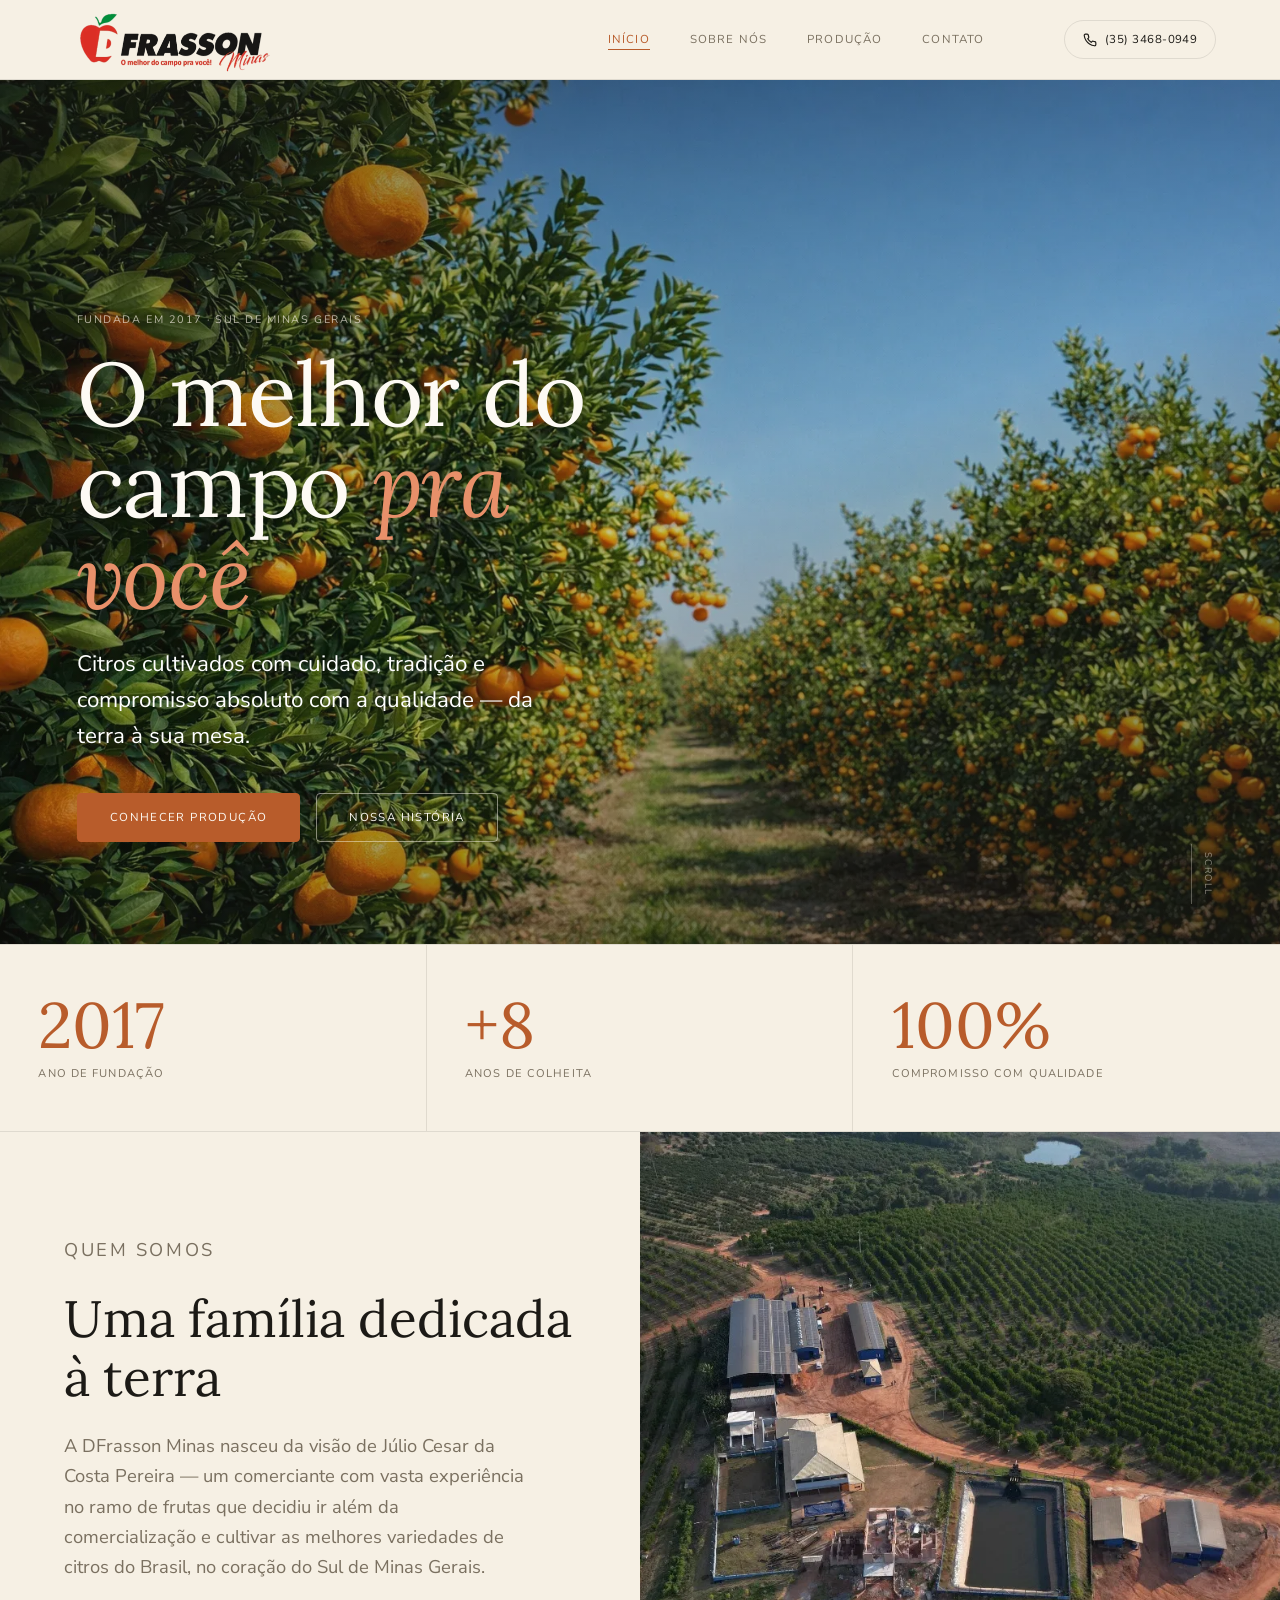
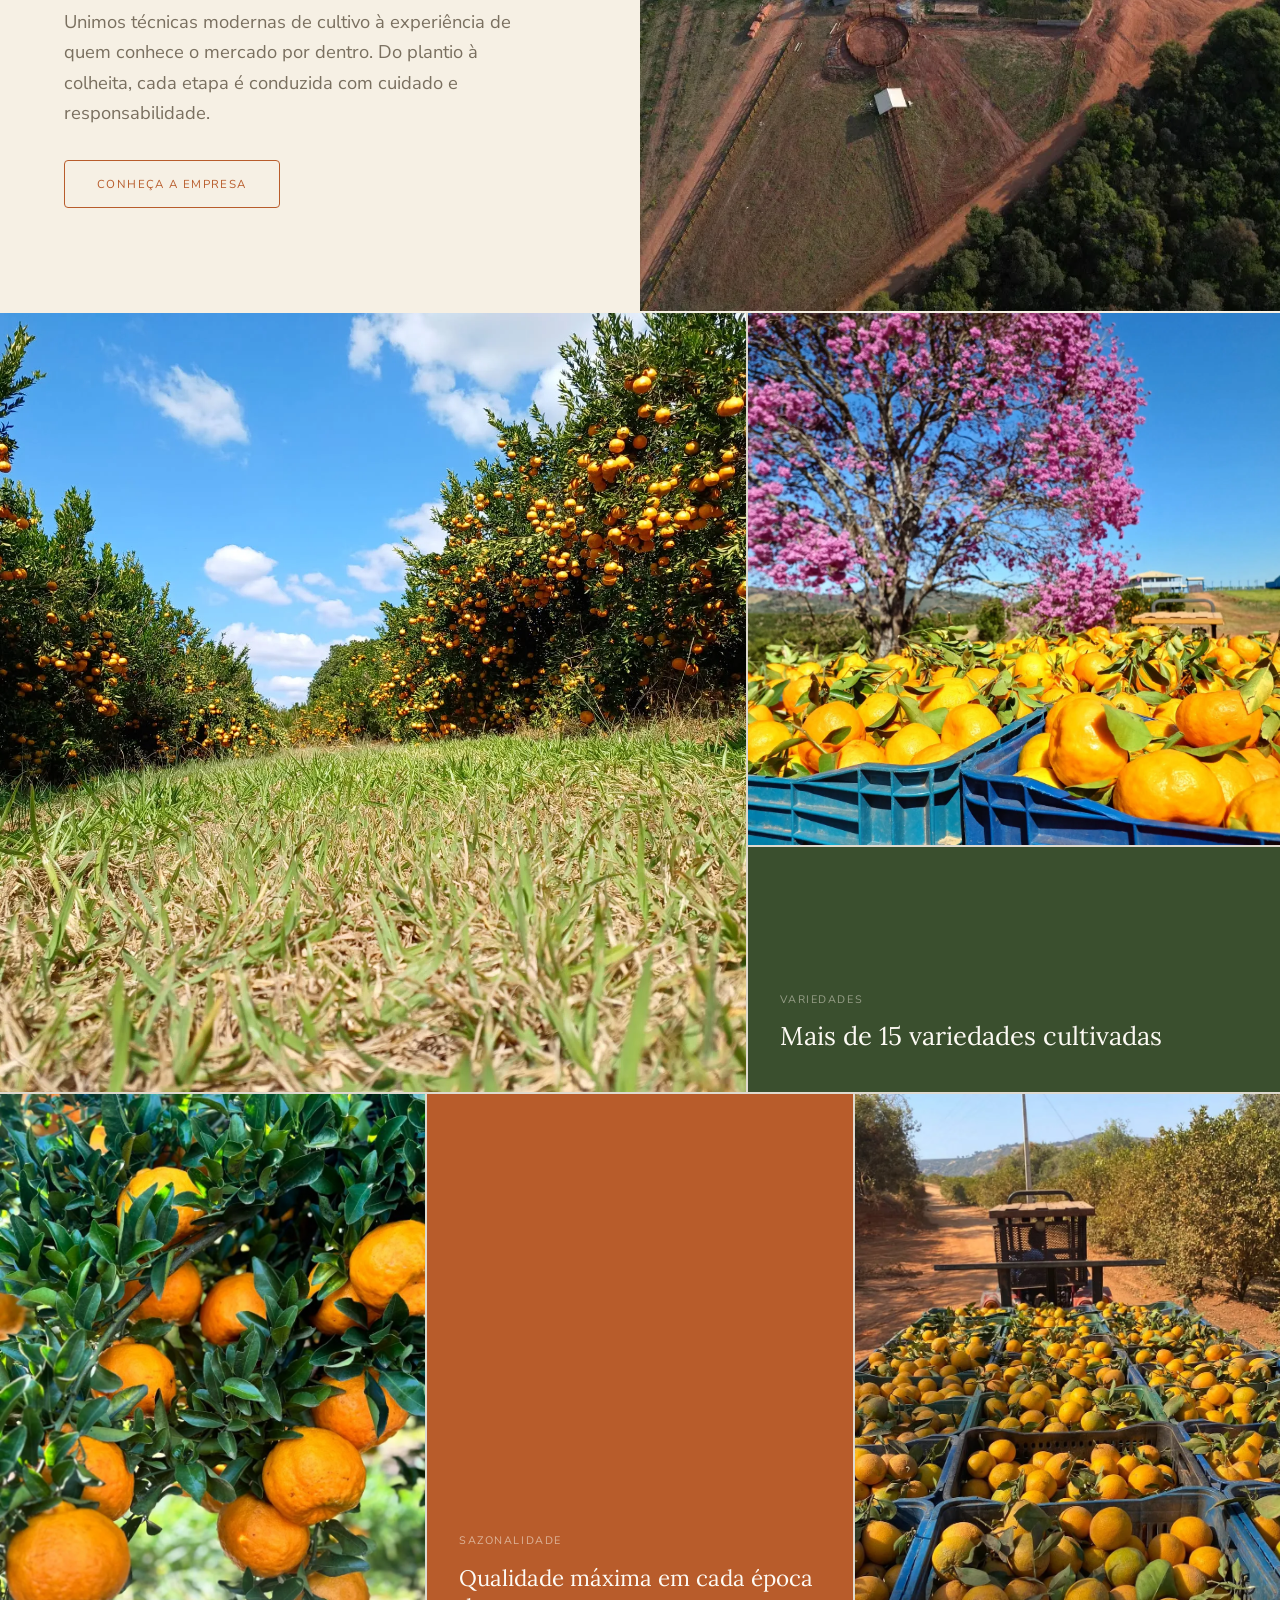
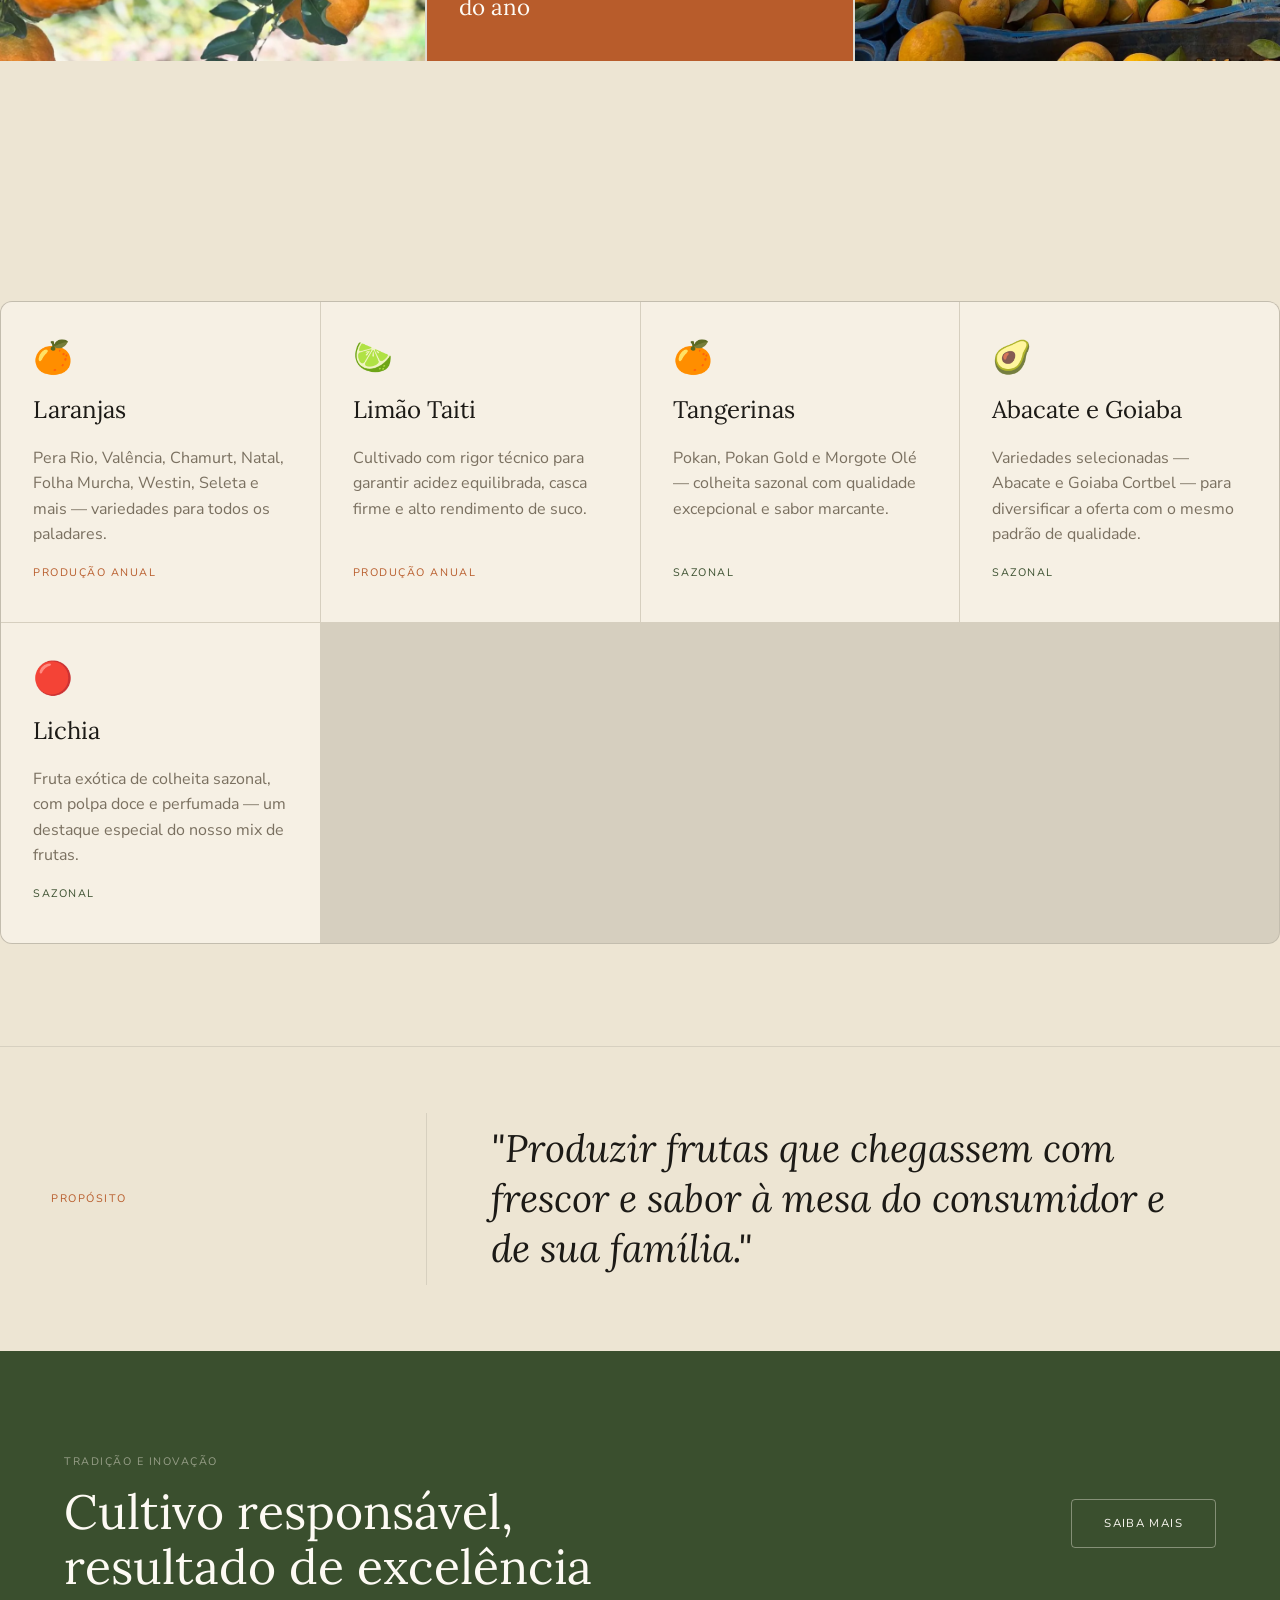
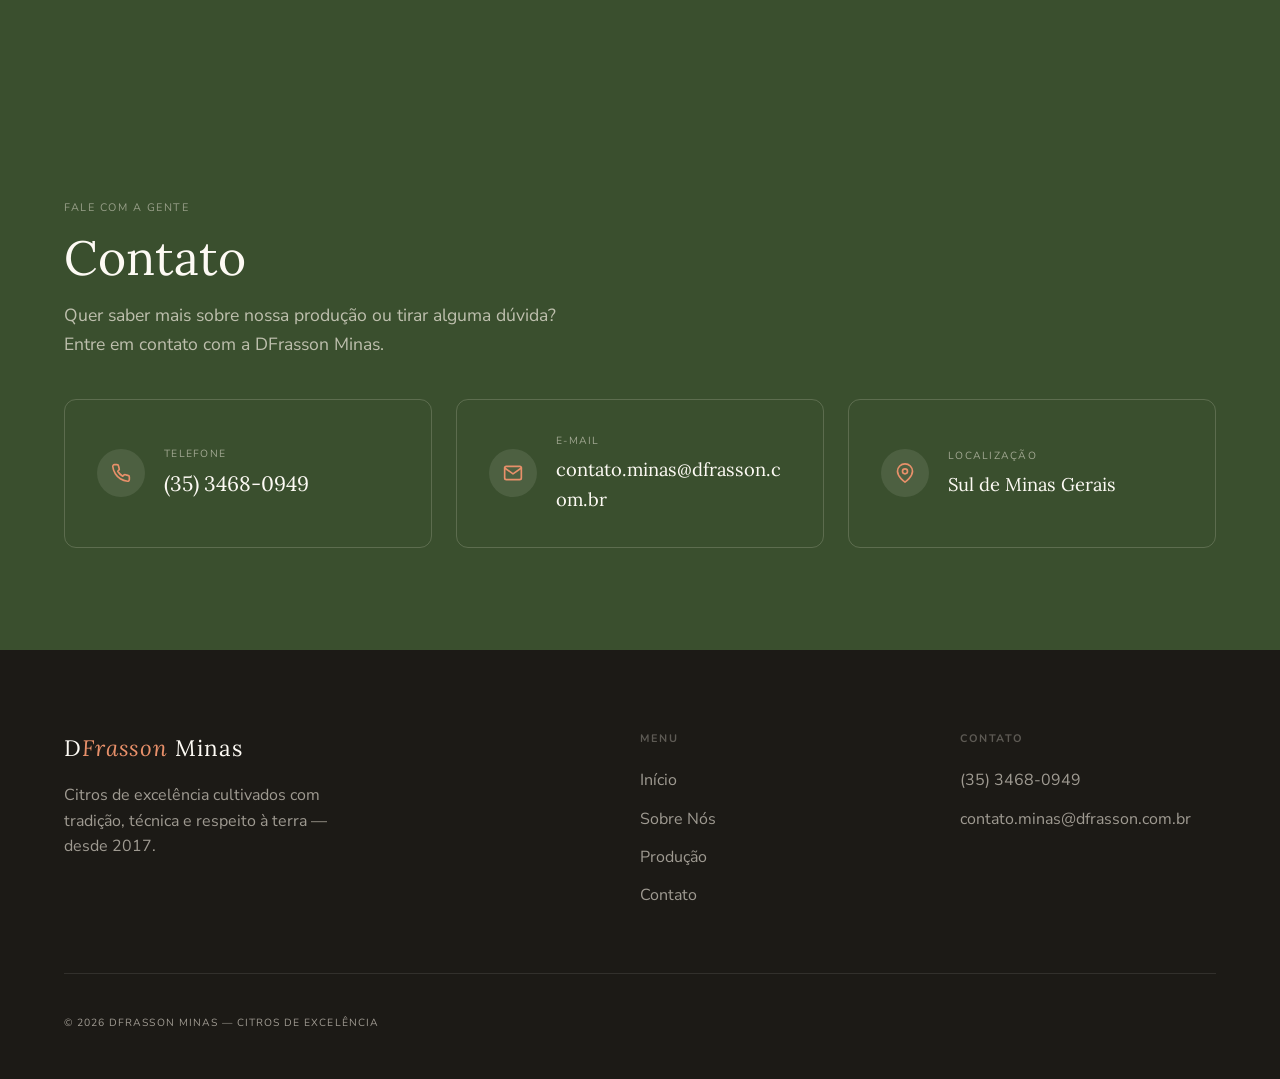
<file: index.html>
<!DOCTYPE html>
<html lang="pt-BR">
<head>
  <link rel="icon" href="img/icon.webp" type="image/webp">
  <meta charset="UTF-8">
  <meta name="viewport" content="width=device-width, initial-scale=1.0">
  <title>DFrasson Minas — Citros de Excelência</title>
  <meta name="description" content="Frutas cítricas de alta qualidade cultivadas com tradição e responsabilidade desde 2017.">
  <link rel="stylesheet" href="style.css">
</head>
<body>

 <!-- NAV -->
  <nav class="nav" id="nav">
    <a href="index.html" class="nav__logo-img"><img src="img/logo.webp" alt="DFrasson Minas"></a>
    <ul class="nav__links">
      <li><a href="index.html" class="active">Início</a></li>
      <li><a href="sobre.html">Sobre Nós</a></li>
      <li><a href="producao.html">Produção</a></li>
      <li><a href="#contato">Contato</a></li>
    </ul>
    <a href="tel:+553534680949" class="nav__phone">
      <svg width="14" height="14" viewBox="0 0 24 24" fill="none" stroke="currentColor" stroke-width="2" stroke-linecap="round" stroke-linejoin="round"><path d="M22 16.92v3a2 2 0 0 1-2.18 2 19.79 19.79 0 0 1-8.63-3.07 19.5 19.5 0 0 1-6-6 19.79 19.79 0 0 1-3.07-8.67A2 2 0 0 1 4.11 2h3a2 2 0 0 1 2 1.72 12.84 12.84 0 0 0 .7 2.81 2 2 0 0 1-.45 2.11L8.09 9.91a16 16 0 0 0 6 6l1.27-1.27a2 2 0 0 1 2.11-.45 12.84 12.84 0 0 0 2.81.7A2 2 0 0 1 22 16.92z"/></svg>
      (35) 3468-0949
    </a>
    <button class="nav__burger" id="burger" aria-label="Menu">
      <span></span><span></span><span></span>
    </button>
  </nav>
 
  <!-- MOBILE MENU -->
  <div class="nav__mobile" id="mobile-menu">
    <a href="index.html" class="active">Início</a>
    <a href="sobre.html">Sobre Nós</a>
    <a href="producao.html">Produção</a>
    <a href="#contato">Contato</a>
  </div>

  <!-- HERO -->
  <section class="hero">
    <img
      class="hero__img"
      src="img/pomar.webp"
      alt="Pomar de citros DFrasson Minas"
    >
    <div class="hero__veil"></div>
    <div class="hero__content">
      <p class="tag">Fundada em 2017 · Sul de Minas Gerais</p>
      <h1 class="hero__title">
        O melhor do<br>campo <em>pra você</em>
      </h1>
      <p class="hero__sub">
        Citros cultivados com cuidado, tradição e compromisso absoluto com a qualidade — da terra à sua mesa.
      </p>
      <div class="hero__cta">
        <a href="producao.html" class="btn btn--primary">Conhecer Produção</a>
        <a href="sobre.html" class="btn btn--outline" style="color:var(--c-white);border-color:rgba(246,240,228,.5);">Nossa história</a>
      </div>
    </div>
    <div class="hero__scroll" aria-hidden="true">Scroll</div>
  </section>

  <!-- STAT STRIP -->
  <div class="stats reveal" style="max-width:1360px;margin:0 auto;">
    <div class="stat">
      <span class="stat__n">2017</span>
      <span class="stat__label">Ano de fundação</span>
    </div>
    <div class="stat">
      <span class="stat__n">+8</span>
      <span class="stat__label">Anos de colheita</span>
    </div>
    <div class="stat">
      <span class="stat__n">100%</span>
      <span class="stat__label">Compromisso com qualidade</span>
    </div>
  </div>

  <!-- INTRO SPLIT -->
  <div class="intro">
    <div class="intro__text reveal-l">
      <p class="tag">Quem somos</p>
      <h2 class="headline">Uma família dedicada à terra</h2>
      <p>
        A DFrasson Minas nasceu da visão de Júlio Cesar da Costa Pereira — um comerciante com vasta experiência no ramo de frutas que decidiu ir além da comercialização e cultivar as melhores variedades de citros do Brasil, no coração do Sul de Minas Gerais.
      </p>
      <p style="color:var(--c-muted);">
        Unimos técnicas modernas de cultivo à experiência de quem conhece o mercado por dentro. Do plantio à colheita, cada etapa é conduzida com cuidado e responsabilidade.
      </p>
      <a href="sobre.html" class="btn btn--ghost" style="align-self:flex-start;margin-top:.5rem;">Conheça a empresa</a>
    </div>
    <div class="intro__img">
      <img src="img/fazenda.webp" alt="Pomar de laranjas DFrasson">
    </div>
  </div>

  <!-- BENTO MOSAIC -->
  <div class="bento reveal" style="margin-top:2px;">
    <div class="bento-cell bento-cell--a">
      <img src="img/pomar2.webp" alt="Colheita de citros">
    </div>
    <div class="bento-cell bento-cell--b">
      <img src="img/pokan.webp" alt="Laranjas frescas">
    </div>
    <div class="bento-cell bento-cell--c">
      <p class="tag" style="color:rgba(246,240,228,.5);margin-bottom:.8rem;">Variedades</p>
      <p class="headline" style="font-size:1.6rem;color:var(--c-white);line-height:1.2;">Mais de 15 variedades cultivadas</p>
    </div>
    <div class="bento-cell bento-cell--d">
      <img src="img/pokan2.webp" alt="Tangerinas">
    </div>
    <div class="bento-cell bento-cell--e">
      <p class="tag" style="color:rgba(246,240,228,.6);margin-bottom:.8rem;">Sazonalidade</p>
      <p class="headline" style="font-size:1.4rem;color:var(--c-white);line-height:1.3;">Qualidade máxima em cada época do ano</p>
    </div>
    <div class="bento-cell bento-cell--f">
      <img src="img/seleta.webp" alt="Vista da fazenda">
    </div>
  </div>

  <!-- PRODUCTS PREVIEW -->
  <div style="background:var(--c-bone);padding:clamp(4rem,8vw,7rem) 0;">
    <div class="section" style="padding-top:0;padding-bottom:0;">
      <div class="reveal" style="display:flex;justify-content:space-between;align-items:flex-end;margin-bottom:3rem;flex-wrap:wrap;gap:1.5rem;">
        <div>
          <p class="tag">Nossos produtos</p>
          <h2 class="headline" style="font-size:clamp(2rem,4vw,3.2rem);margin-top:.8rem;">Do pomar à mesa</h2>
        </div>
        <a href="producao.html" class="btn btn--outline">Ver toda produção</a>
      </div>
    </div>
    <div class="products reveal" style="max-width:1360px;margin:0 auto;border-radius:12px;overflow:hidden;">
      <div class="product-card">
        <div class="product-card__icon">🍊</div>
        <div class="product-card__name">Laranjas</div>
        <p class="product-card__desc">Pera Rio, Valência, Chamurt, Natal, Folha Murcha, Westin, Seleta e mais — variedades para todos os paladares.</p>
        <span class="tag product-card__tag">Produção anual</span>
      </div>
      <div class="product-card">
        <div class="product-card__icon">🍋‍🟩</div>
        <div class="product-card__name">Limão Taiti</div>
        <p class="product-card__desc">Cultivado com rigor técnico para garantir acidez equilibrada, casca firme e alto rendimento de suco.</p>
        <span class="tag product-card__tag">Produção anual</span>
      </div>
      <div class="product-card">
        <div class="product-card__icon">🍊</div>
        <div class="product-card__name">Tangerinas</div>
        <p class="product-card__desc">Pokan, Pokan Gold e Morgote Olé — colheita sazonal com qualidade excepcional e sabor marcante.</p>
        <span class="tag product-card__tag" style="color:var(--c-moss);">Sazonal</span>
      </div>
      <div class="product-card">
        <div class="product-card__icon">🥑</div>
        <div class="product-card__name">Abacate e Goiaba</div>
        <p class="product-card__desc">Variedades selecionadas — Abacate e Goiaba Cortbel — para diversificar a oferta com o mesmo padrão de qualidade.</p>
        <span class="tag product-card__tag" style="color:var(--c-moss);">Sazonal</span>
      </div>
      <div class="product-card">
        <div class="product-card__icon">🔴</div>
        <div class="product-card__name">Lichia</div>
        <p class="product-card__desc">Fruta exótica de colheita sazonal, com polpa doce e perfumada — um destaque especial do nosso mix de frutas.</p>
        <span class="tag product-card__tag" style="color:var(--c-moss);">Sazonal</span>
      </div>
    </div>
  </div>

  <!-- QUOTE -->
  <div class="quote-section section--bone reveal" style="max-width:1360px;margin:0 auto;border-top:1px solid var(--c-line);">
    <div class="quote-label">
      <p class="tag">Propósito</p>
    </div>
    <div class="quote-body">
      <blockquote>
        "Produzir frutas que chegassem com frescor e sabor à mesa do consumidor e de sua família."
      </blockquote>
    </div>
  </div>

  <!-- CTA STRIP -->
  <div class="section--moss" style="padding:clamp(4rem,8vw,7rem) clamp(1.5rem,5vw,5rem);">
    <div style="max-width:1360px;margin:0 auto;display:flex;justify-content:space-between;align-items:center;flex-wrap:wrap;gap:2rem;">
      <div>
        <p class="tag" style="color:rgba(246,240,228,.5);margin-bottom:.8rem;">Tradição e inovação</p>
        <h2 class="headline reveal" style="font-size:clamp(2rem,4vw,3rem);color:var(--c-white);">Cultivo responsável,<br>resultado de excelência</h2>
      </div>
      <a href="sobre.html" class="btn btn--outline" style="color:var(--c-white);border-color:rgba(246,240,228,.4);">Saiba mais</a>
    </div>
  </div>

  <!-- CONTATO -->
  <section id="contato" class="section--moss">
    <div style="max-width:1360px;margin:0 auto;padding:clamp(4rem,8vw,7rem) clamp(1.5rem,5vw,5rem);">
      <div class="reveal" style="margin-bottom:1rem;">
        <p class="tag" style="color:rgba(246,240,228,.5);">Fale com a gente</p>
        <h2 class="headline" style="font-size:clamp(2rem,4vw,3rem);color:var(--c-white);margin-top:.8rem;">Contato</h2>
        <p style="margin-top:1rem;font-size:1.1rem;color:rgba(246,240,228,.7);max-width:520px;">
          Quer saber mais sobre nossa produção ou tirar alguma dúvida? Entre em contato com a DFrasson Minas.
        </p>
      </div>
      <div class="contact-grid reveal">
        <div class="contact-item">
          <div class="contact-item__icon">
            <svg width="20" height="20" viewBox="0 0 24 24" fill="none" stroke="currentColor" stroke-width="2" stroke-linecap="round" stroke-linejoin="round"><path d="M22 16.92v3a2 2 0 0 1-2.18 2 19.79 19.79 0 0 1-8.63-3.07 19.5 19.5 0 0 1-6-6 19.79 19.79 0 0 1-3.07-8.67A2 2 0 0 1 4.11 2h3a2 2 0 0 1 2 1.72 12.84 12.84 0 0 0 .7 2.81 2 2 0 0 1-.45 2.11L8.09 9.91a16 16 0 0 0 6 6l1.27-1.27a2 2 0 0 1 2.11-.45 12.84 12.84 0 0 0 2.81.7A2 2 0 0 1 22 16.92z"/></svg>
          </div>
          <div>
            <p class="contact-item__label">Telefone</p>
            <a href="tel:+553534680949" class="contact-item__value">(35) 3468-0949</a>
          </div>
        </div>
        <div class="contact-item">
          <div class="contact-item__icon">
            <svg width="20" height="20" viewBox="0 0 24 24" fill="none" stroke="currentColor" stroke-width="2" stroke-linecap="round" stroke-linejoin="round"><path d="M4 4h16v16H4z" opacity="0"/><path d="M22 6 12 13 2 6"/><rect x="2" y="4" width="20" height="16" rx="2"/></svg>
          </div>
          <div>
            <p class="contact-item__label">E-mail</p>
            <a href="mailto:contato.minas@dfrasson.com.br" class="contact-item__value" style="font-size:1.15rem;word-break:break-word;">contato.minas@dfrasson.com.br</a>
          </div>
        </div>
        <div class="contact-item">
          <div class="contact-item__icon">
            <svg width="20" height="20" viewBox="0 0 24 24" fill="none" stroke="currentColor" stroke-width="2" stroke-linecap="round" stroke-linejoin="round"><path d="M21 10c0 7-9 13-9 13s-9-6-9-13a9 9 0 0 1 18 0z"/><circle cx="12" cy="10" r="3"/></svg>
          </div>
          <div>
            <p class="contact-item__label">Localização</p>
            <span class="contact-item__value" style="font-size:1.15rem;">Sul de Minas Gerais</span>
          </div>
        </div>
      </div>
    </div>
  </section>

  <!-- FOOTER -->
  <footer>
    <div style="max-width:1360px;margin:0 auto;">
      <div class="footer__top">
        <div>
          <div class="footer__brand">D<span>Frasson</span> Minas</div>
          <p class="footer__tagline">Citros de excelência cultivados com tradição, técnica e respeito à terra — desde 2017.</p>
        </div>
        <nav class="footer__col">
          <h4>Menu</h4>
          <ul>
            <li><a href="index.html">Início</a></li>
            <li><a href="sobre.html">Sobre Nós</a></li>
            <li><a href="producao.html">Produção</a></li>
            <li><a href="index.html#contato">Contato</a></li>
          </ul>
        </nav>
        <nav class="footer__col">
          <h4>Contato</h4>
          <ul>
            <li><a href="tel:+553534680949">(35) 3468-0949</a></li>
            <li><a href="mailto:contato.minas@dfrasson.com.br">contato.minas@dfrasson.com.br</a></li>
          </ul>
        </nav>
      </div>
      <div class="footer__bottom">
        <p class="footer__copy">© 2026 DFrasson Minas — Citros de Excelência</p>
      </div>
    </div>
  </footer>

  <script>
    // Nav scroll
    const nav = document.getElementById('nav');
    window.addEventListener('scroll', () => {
      nav.classList.toggle('scrolled', window.scrollY > 60);
    });

    // Burger
    const burger = document.getElementById('burger');
    const mobileMenu = document.getElementById('mobile-menu');
    burger.addEventListener('click', () => {
      burger.classList.toggle('open');
      mobileMenu.classList.toggle('open');
    });
    mobileMenu.querySelectorAll('a').forEach(link => {
      link.addEventListener('click', () => {
        burger.classList.remove('open');
        mobileMenu.classList.remove('open');
      });
    });

    // Reveal on scroll
    const reveals = document.querySelectorAll('.reveal, .reveal-l');
    const io = new IntersectionObserver((entries) => {
      entries.forEach((e, i) => {
        if (e.isIntersecting) {
          setTimeout(() => e.target.classList.add('in'), i * 80);
          io.unobserve(e.target);
        }
      });
    }, { threshold: 0.08, rootMargin: '0px 0px -40px 0px' });
    reveals.forEach(el => io.observe(el));
  </script>
</body>
</html>
</file>
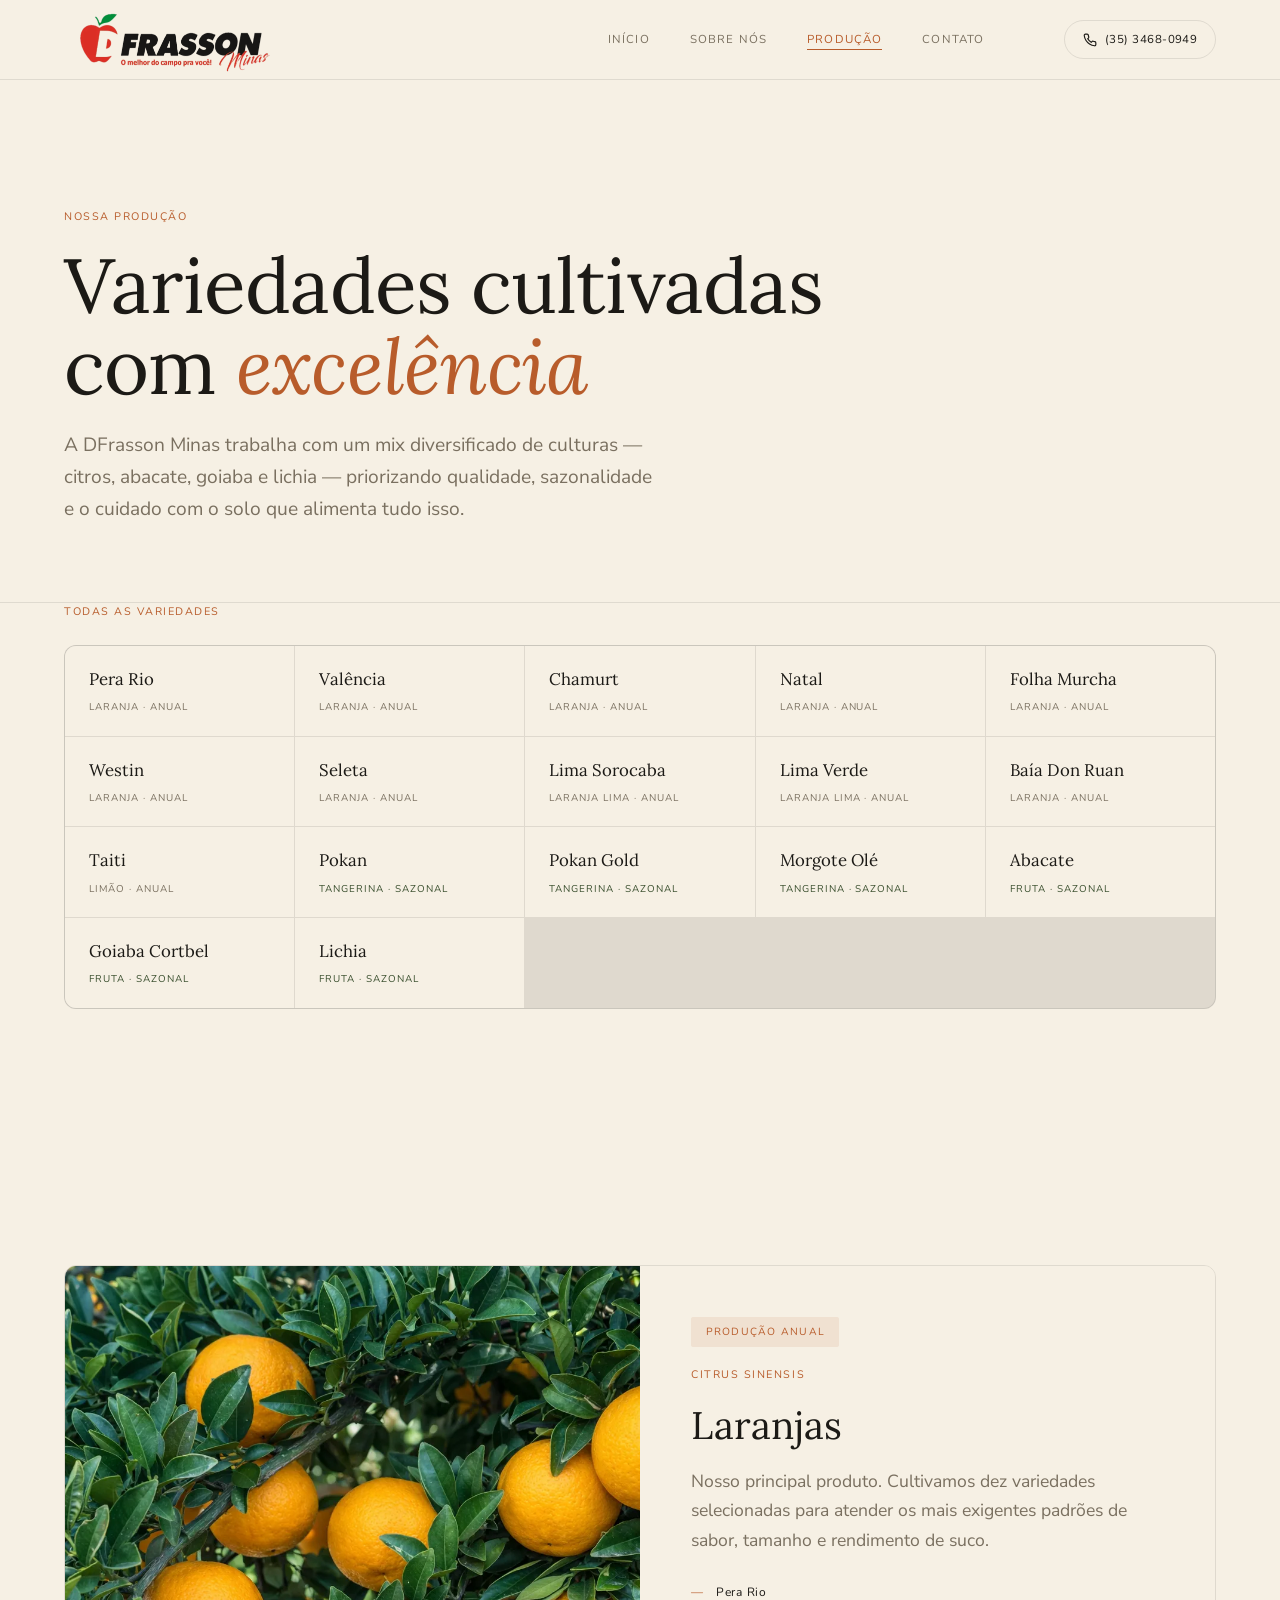
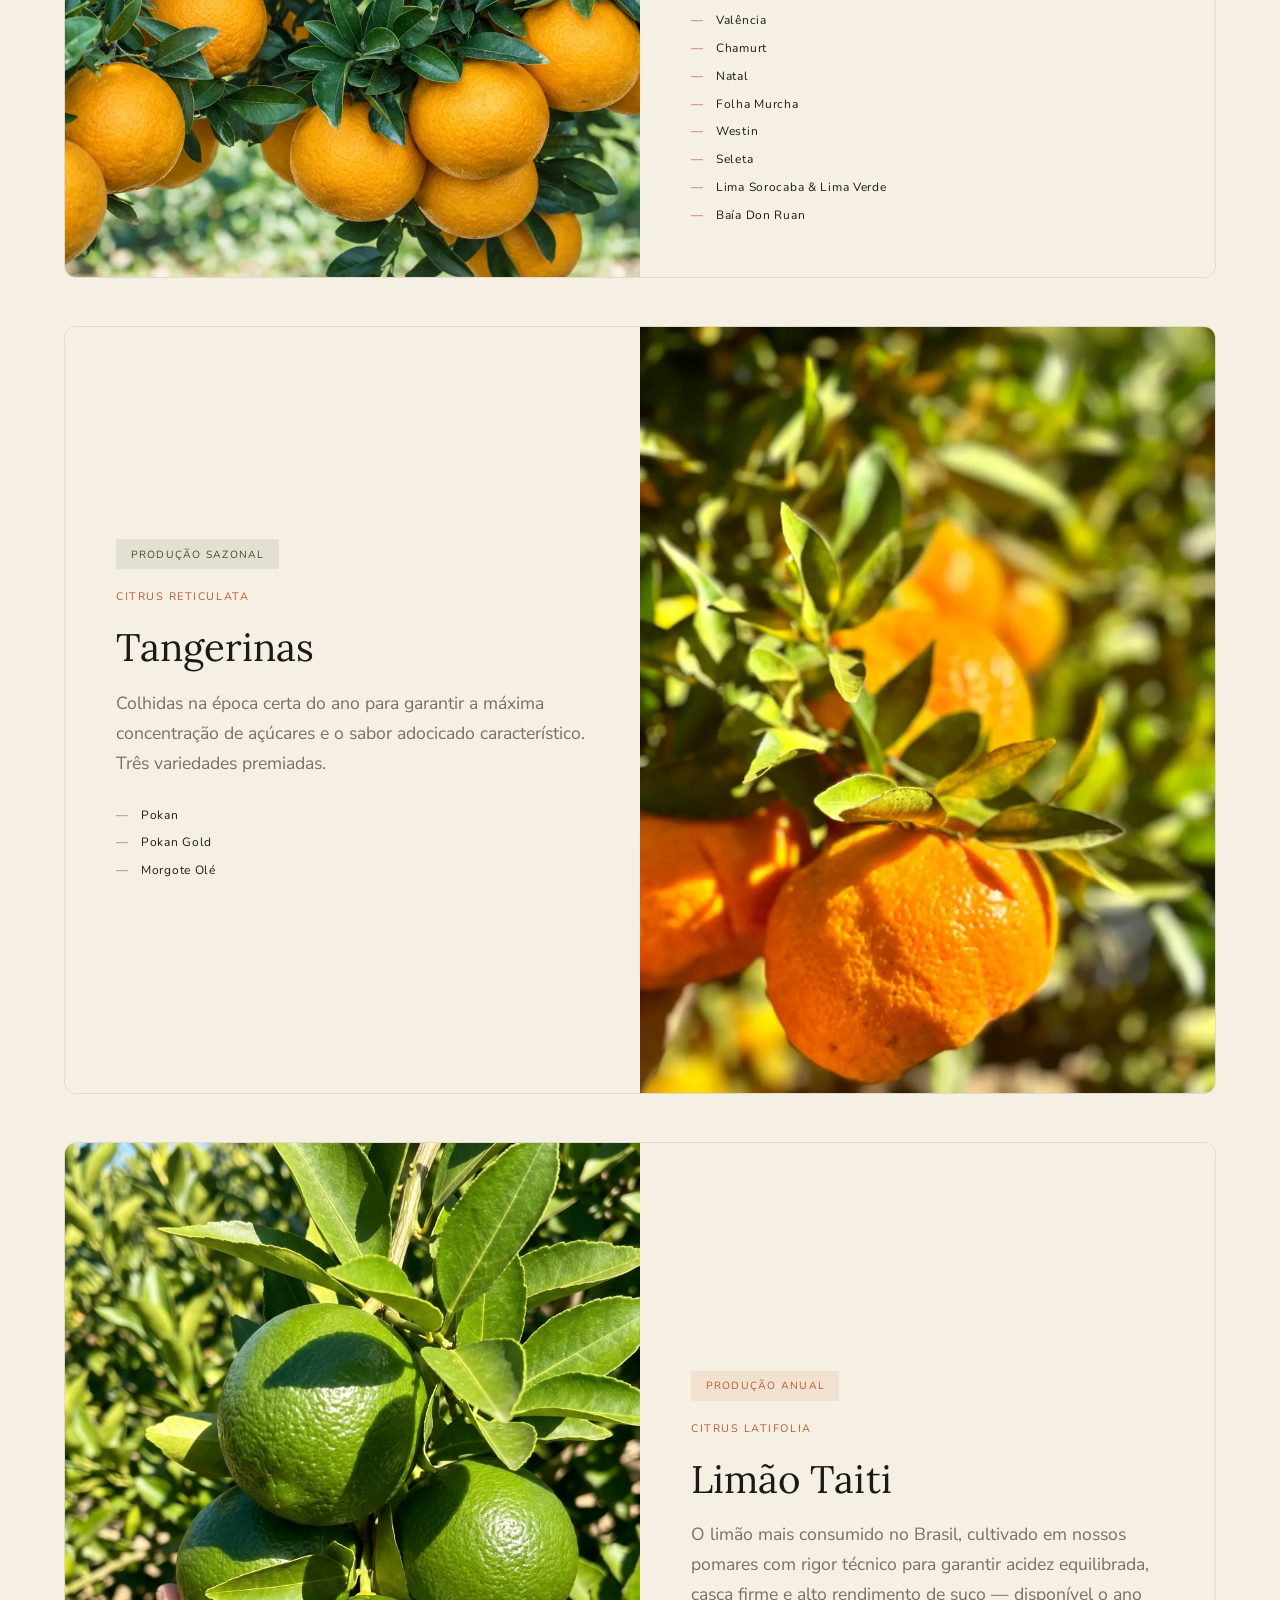
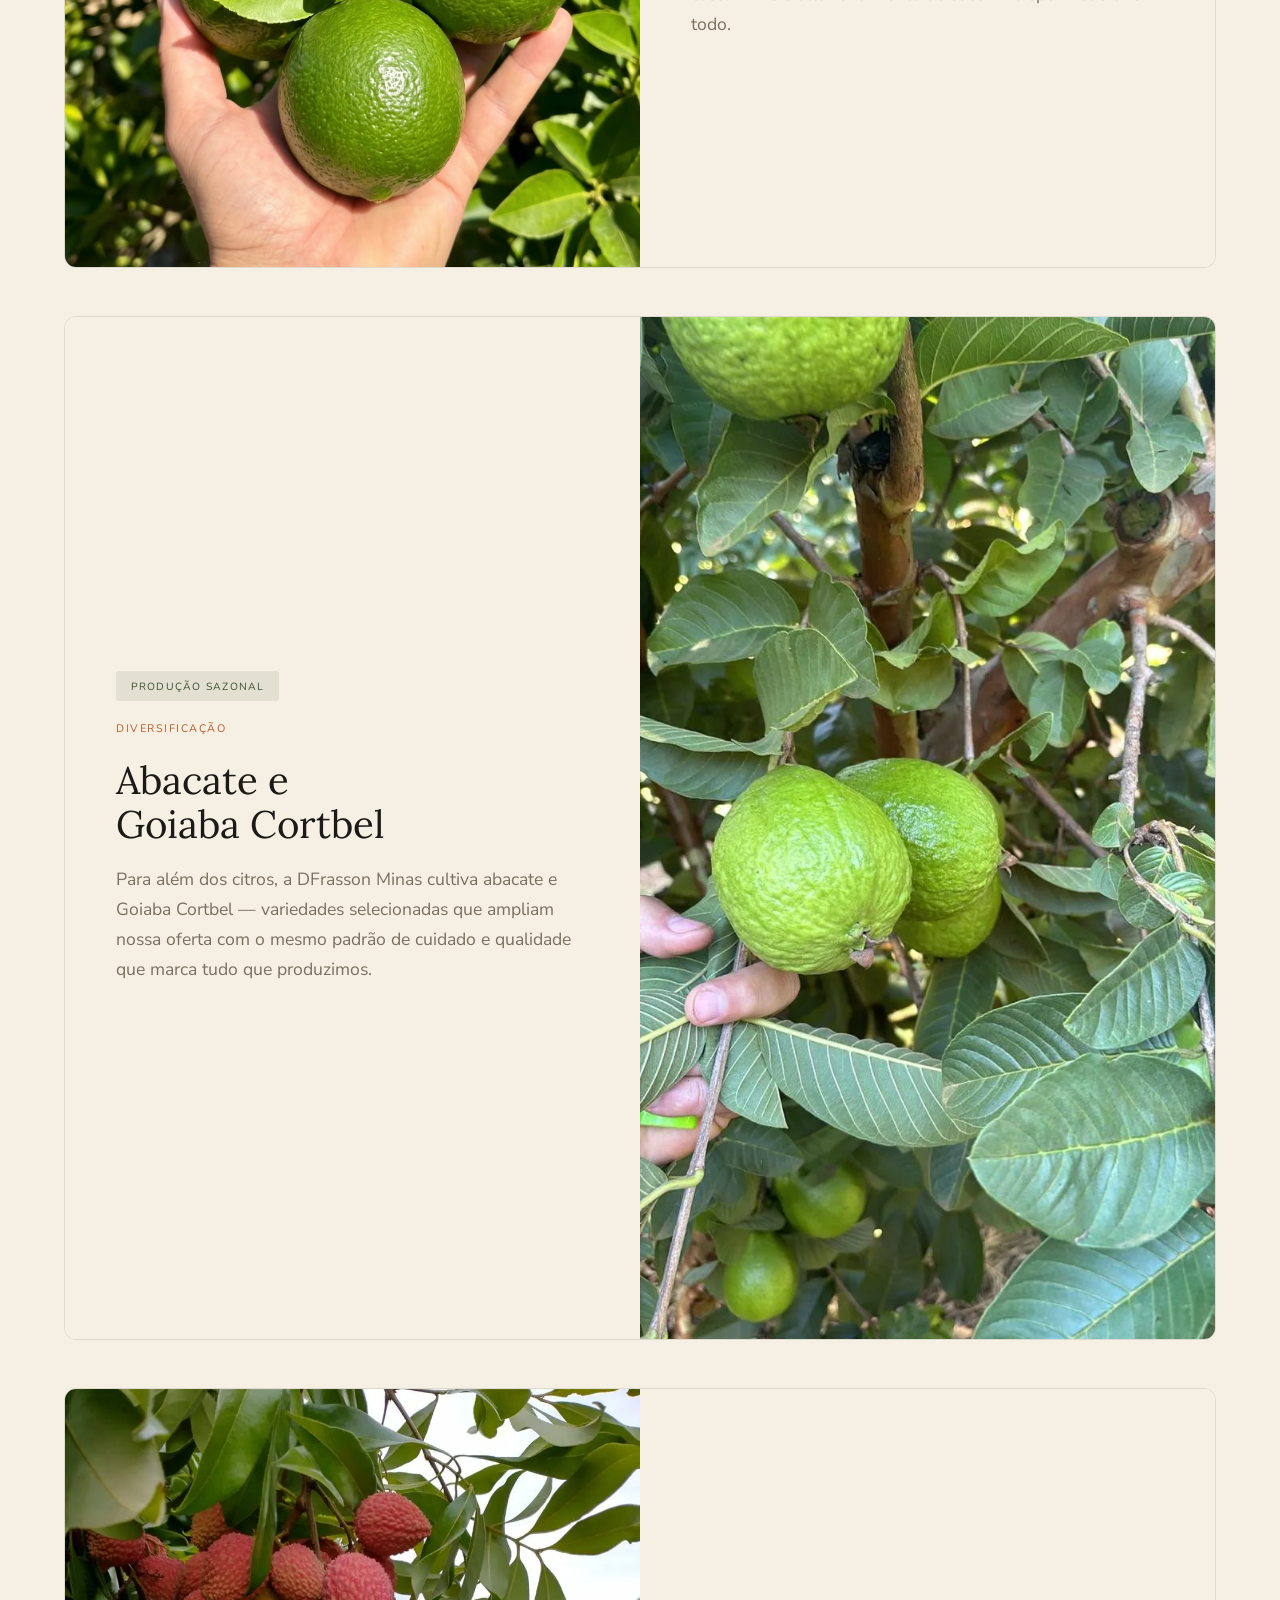
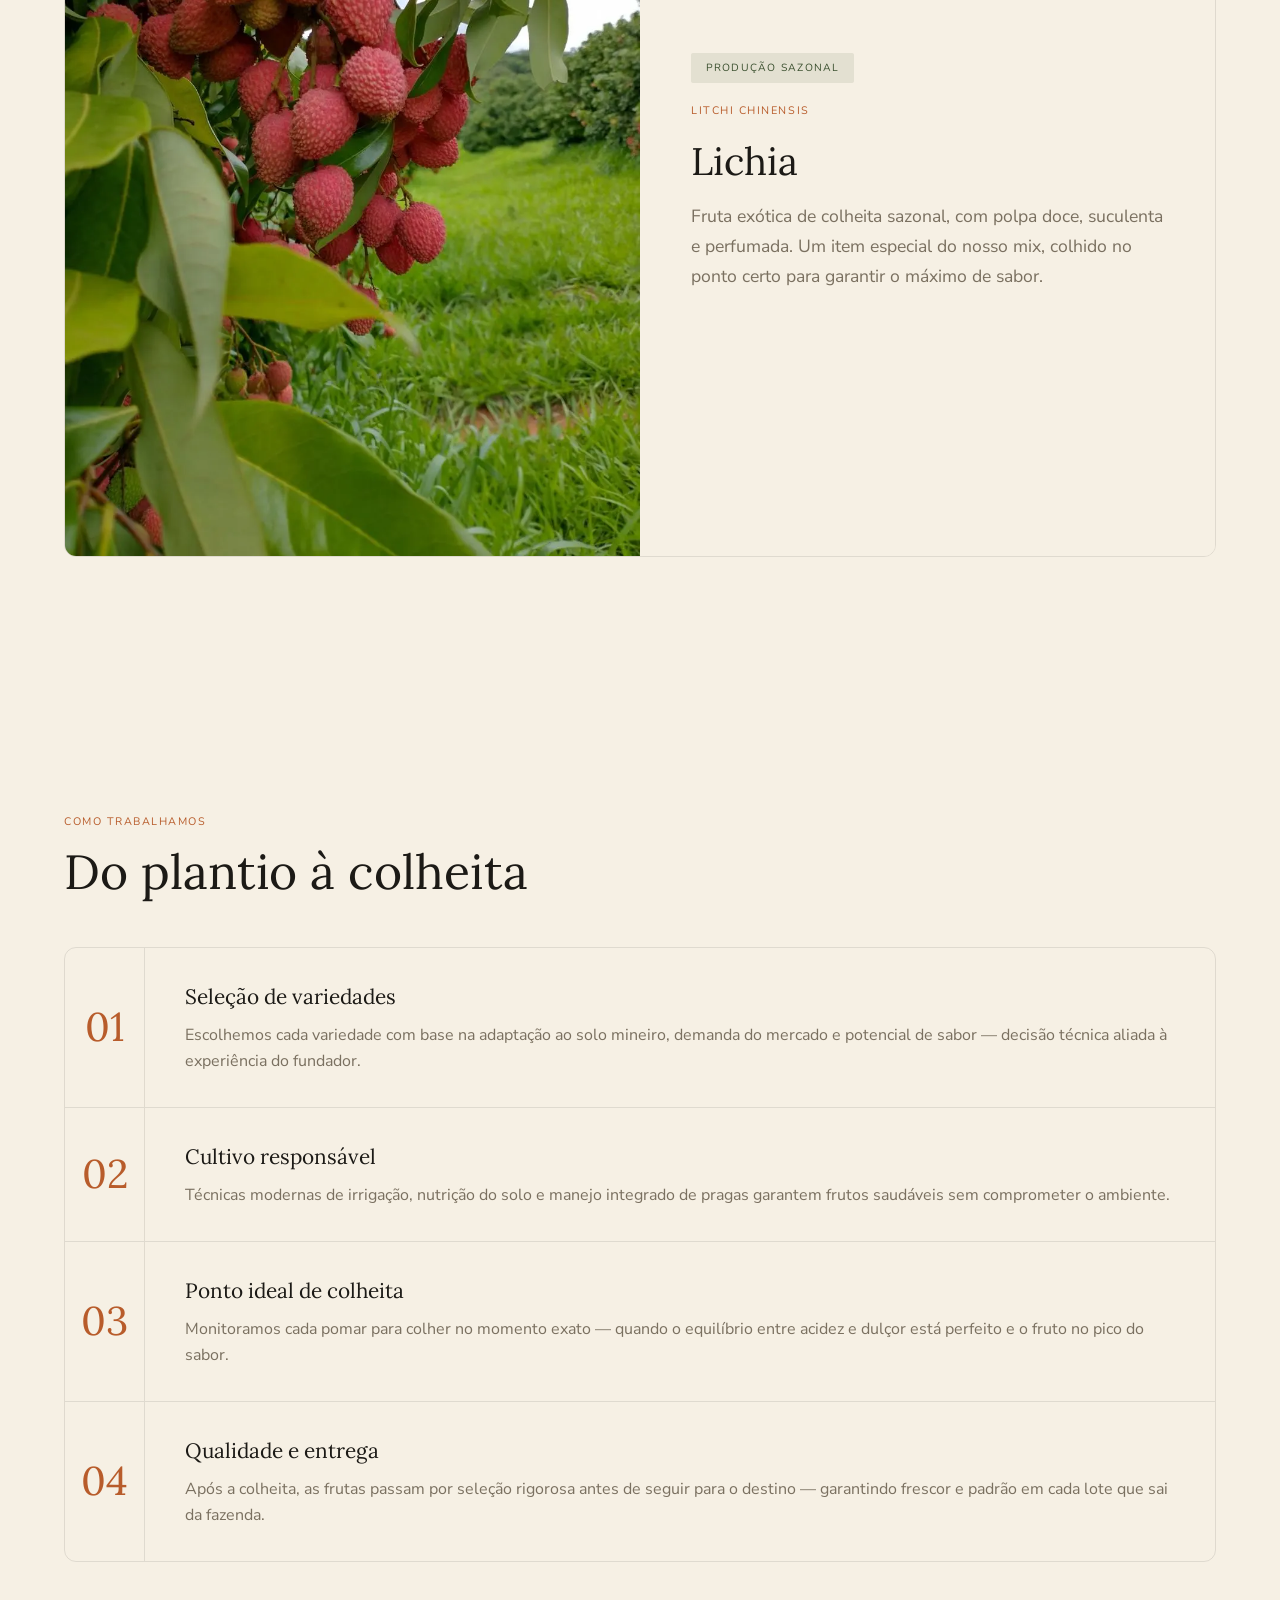
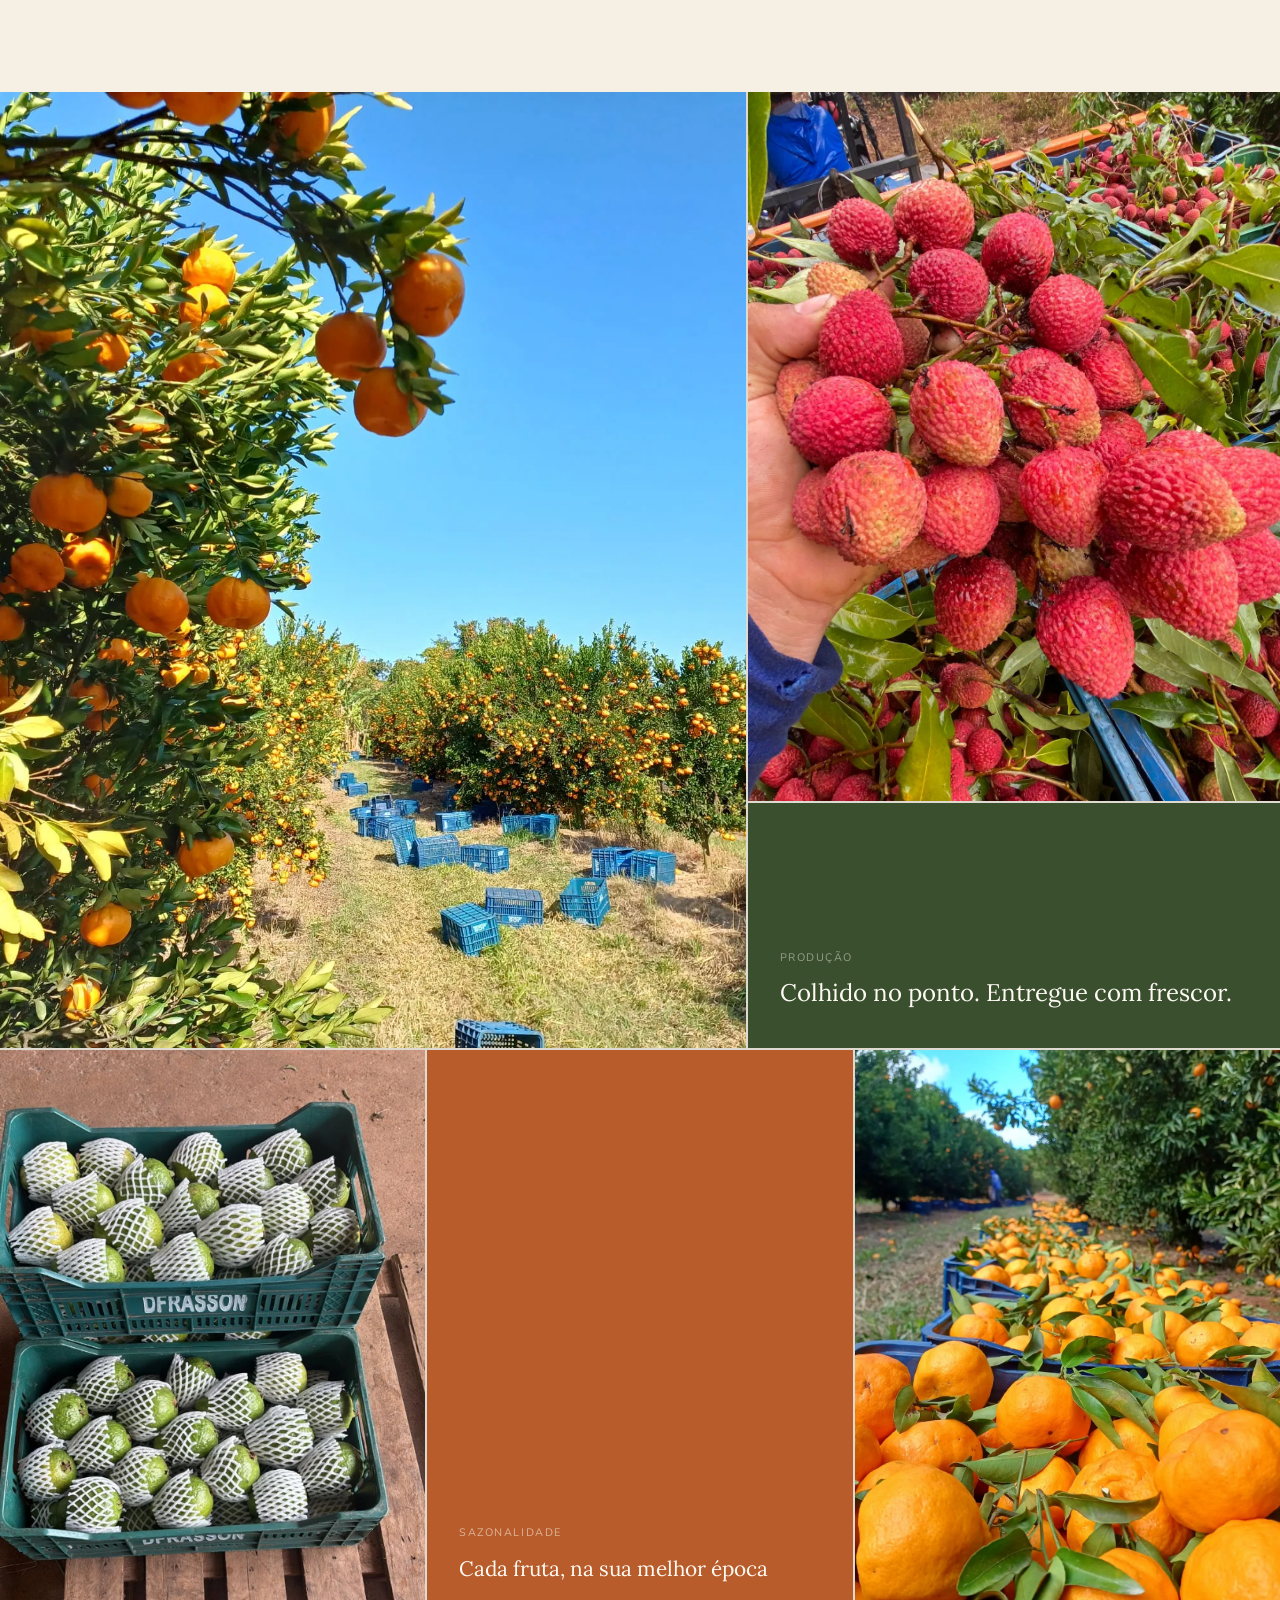
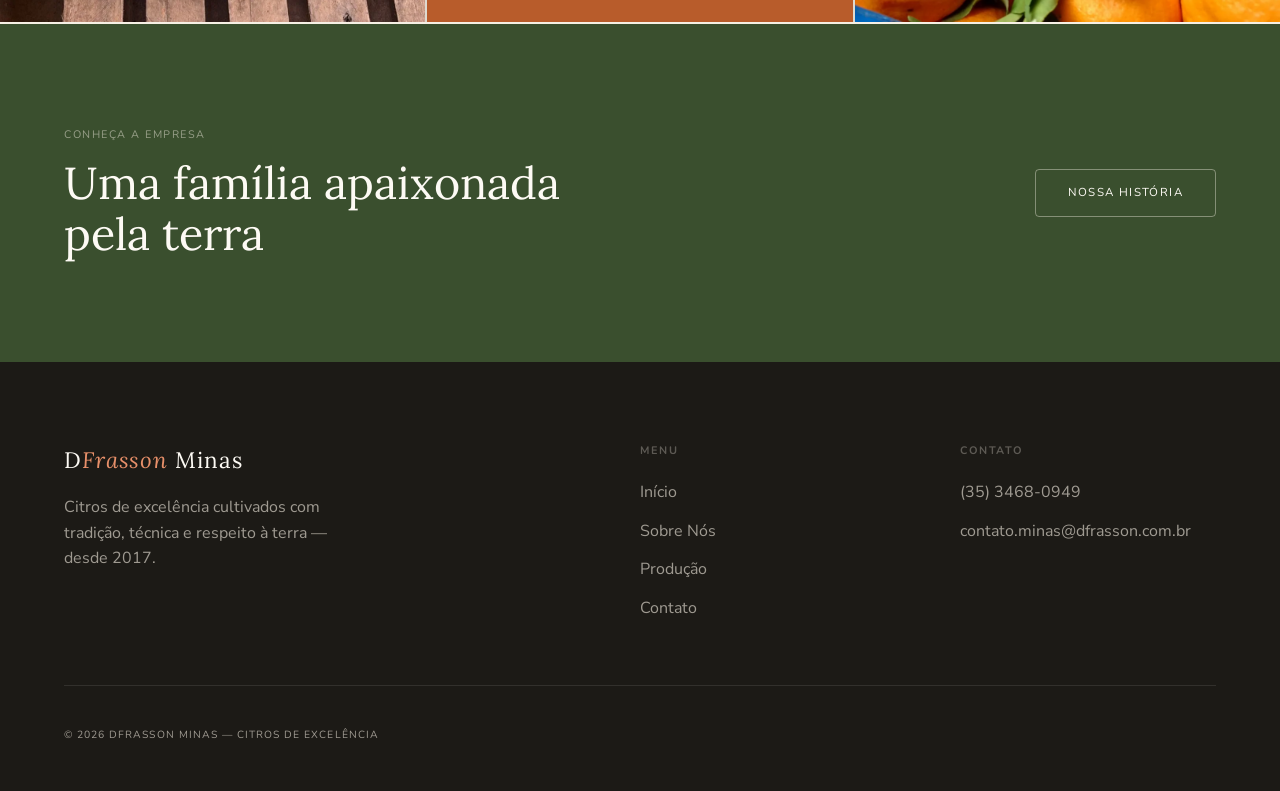
<file: producao.html>
<!DOCTYPE html>
<html lang="pt-BR">
<head>
  <link rel="icon" href="img/icon.webp" type="image/webp">
  <meta charset="UTF-8">
  <meta name="viewport" content="width=device-width, initial-scale=1.0">
  <title>Produção — DFrasson Minas</title>
  <meta name="description" content="Conheça todas as variedades cultivadas pela DFrasson Minas — laranjas, tangerinas, limão, abacate, goiaba e lichia.">
  <link rel="stylesheet" href="style.css">
  <style>
    /* ---- Varietal card ---- */
    .varietal {
      display: grid;
      grid-template-columns: 1fr 1fr;
      border: 1px solid var(--c-line);
      border-radius: var(--r-md);
      overflow: hidden;
      transition: box-shadow .3s var(--ease);
    }
    .varietal:hover { box-shadow: 0 12px 48px rgba(28,26,22,.1); }
    .varietal--rev { direction: rtl; }
    .varietal--rev > * { direction: ltr; }
    .varietal__img {
      min-height: 360px;
      overflow: hidden;
      background: var(--c-bone);
    }
    .varietal__img img {
      width: 100%;
      height: 100%;
      object-fit: cover;
      transition: transform 1.2s var(--ease);
    }
    .varietal:hover .varietal__img img { transform: scale(1.05); }
    .varietal__body {
      padding: clamp(2.5rem, 4vw, 4rem);
      display: flex;
      flex-direction: column;
      justify-content: center;
      gap: 1.2rem;
      background: var(--c-cream);
    }
    .varietal__title { font-size: clamp(1.8rem, 3vw, 2.6rem); }
    .varietal__desc { font-size: 1.1rem; color: var(--c-muted); line-height: 1.7; }
    .varietal__list {
      list-style: none;
      display: flex;
      flex-direction: column;
      gap: .5rem;
      margin-top: .5rem;
    }
    .varietal__list li {
      display: flex;
      align-items: baseline;
      gap: .75rem;
      font-family: var(--ff-mono);
      font-size: .75rem;
      letter-spacing: .06em;
      color: var(--c-ink);
    }
    .varietal__list li::before {
      content: '—';
      color: var(--c-terra);
      flex-shrink: 0;
    }
    .varietal__badge {
      display: inline-flex;
      align-items: center;
      gap: .4rem;
      padding: .4rem .9rem;
      border-radius: 2px;
      font-family: var(--ff-mono);
      font-size: .65rem;
      letter-spacing: .12em;
      text-transform: uppercase;
      align-self: flex-start;
    }
    .varietal__badge--anual { background: rgba(184,92,43,.1); color: var(--c-terra); }
    .varietal__badge--sazonal { background: rgba(58,79,46,.1); color: var(--c-moss); }

    /* ---- Citrus index ---- */
    .citrus-index {
      display: grid;
      grid-template-columns: repeat(auto-fill, minmax(200px, 1fr));
      gap: 1px;
      background: var(--c-line);
      border: 1px solid var(--c-line);
      border-radius: var(--r-md);
      overflow: hidden;
    }
    .citrus-chip {
      background: var(--c-cream);
      padding: 1.25rem 1.5rem;
      display: flex;
      flex-direction: column;
      gap: .35rem;
      transition: background .2s;
    }
    .citrus-chip:hover { background: var(--c-bone); }
    .citrus-chip__name { font-family: var(--ff-display); font-size: 1.05rem; font-weight: 300; }
    .citrus-chip__cat { font-family: var(--ff-mono); font-size: .62rem; letter-spacing: .1em; text-transform: uppercase; color: var(--c-muted); }

    /* ---- Process steps ---- */
    .process {
      counter-reset: step;
      display: flex;
      flex-direction: column;
      gap: 0;
      border: 1px solid var(--c-line);
      border-radius: var(--r-md);
      overflow: hidden;
    }
    .step {
      counter-increment: step;
      display: grid;
      grid-template-columns: 80px 1fr;
      border-bottom: 1px solid var(--c-line);
      transition: background .25s;
    }
    .step:last-child { border-bottom: none; }
    .step:hover { background: var(--c-bone); }
    .step__num {
      display: flex;
      align-items: center;
      justify-content: center;
      font-family: var(--ff-display);
      font-size: 2.5rem;
      font-weight: 300;
      color: var(--c-terra);
      border-right: 1px solid var(--c-line);
      padding: 2rem 0;
    }
    .step__num::before { content: counter(step, decimal-leading-zero); }
    .step__body {
      padding: 2rem 2.5rem;
      display: flex;
      flex-direction: column;
      gap: .5rem;
    }
    .step__title { font-family: var(--ff-display); font-size: 1.3rem; font-weight: 300; }
    .step__text { font-size: 1rem; color: var(--c-muted); line-height: 1.65; }

    @media (max-width: 768px) {
      .varietal { grid-template-columns: 1fr; direction: ltr; }
      .varietal__img { min-height: 260px; }
    }
  </style>
</head>
<body>

  <!-- NAV -->
  <nav class="nav" id="nav">
    <a href="index.html" class="nav__logo-img"><img src="img/logo.webp" alt="DFrasson Minas"></a>
    <ul class="nav__links">
      <li><a href="index.html">Início</a></li>
      <li><a href="sobre.html">Sobre Nós</a></li>
      <li><a href="producao.html" class="active">Produção</a></li>
      <li><a href="index.html#contato">Contato</a></li>
    </ul>
    <a href="tel:+553534680949" class="nav__phone">
      <svg width="14" height="14" viewBox="0 0 24 24" fill="none" stroke="currentColor" stroke-width="2" stroke-linecap="round" stroke-linejoin="round"><path d="M22 16.92v3a2 2 0 0 1-2.18 2 19.79 19.79 0 0 1-8.63-3.07 19.5 19.5 0 0 1-6-6 19.79 19.79 0 0 1-3.07-8.67A2 2 0 0 1 4.11 2h3a2 2 0 0 1 2 1.72 12.84 12.84 0 0 0 .7 2.81 2 2 0 0 1-.45 2.11L8.09 9.91a16 16 0 0 0 6 6l1.27-1.27a2 2 0 0 1 2.11-.45 12.84 12.84 0 0 0 2.81.7A2 2 0 0 1 22 16.92z"/></svg>
      (35) 3468-0949
    </a>
    <button class="nav__burger" id="burger" aria-label="Menu">
      <span></span><span></span><span></span>
    </button>
  </nav>
  <div class="nav__mobile" id="mobile-menu">
    <a href="index.html">Início</a>
    <a href="sobre.html">Sobre Nós</a>
    <a href="producao.html" class="active">Produção</a>
    <a href="index.html#contato">Contato</a>
  </div>

  <!-- PAGE HERO -->
  <header class="page-hero reveal">
    <p class="tag">Nossa produção</p>
    <h1 class="display" style="margin-top:.8rem;">
      Variedades cultivadas<br>com <em style="color:var(--c-terra);">excelência</em>
    </h1>
    <p style="margin-top:1.5rem;font-size:1.2rem;color:var(--c-muted);max-width:600px;line-height:1.65;">
      A DFrasson Minas trabalha com um mix diversificado de culturas — citros, abacate, goiaba e lichia — priorizando qualidade, sazonalidade e o cuidado com o solo que alimenta tudo isso.
    </p>
  </header>

  <!-- CITRUS INDEX (todas as variedades) -->
  <div class="section reveal" style="padding-top:0;">
    <p class="tag" style="margin-bottom:1.5rem;">Todas as variedades</p>
    <div class="citrus-index">
      <div class="citrus-chip">
        <span class="citrus-chip__name">Pera Rio</span>
        <span class="citrus-chip__cat">Laranja · Anual</span>
      </div>
      <div class="citrus-chip">
        <span class="citrus-chip__name">Valência</span>
        <span class="citrus-chip__cat">Laranja · Anual</span>
      </div>
      <div class="citrus-chip">
        <span class="citrus-chip__name">Chamurt</span>
        <span class="citrus-chip__cat">Laranja · Anual</span>
      </div>
      <div class="citrus-chip">
        <span class="citrus-chip__name">Natal</span>
        <span class="citrus-chip__cat">Laranja · Anual</span>
      </div>
      <div class="citrus-chip">
        <span class="citrus-chip__name">Folha Murcha</span>
        <span class="citrus-chip__cat">Laranja · Anual</span>
      </div>
      <div class="citrus-chip">
        <span class="citrus-chip__name">Westin</span>
        <span class="citrus-chip__cat">Laranja · Anual</span>
      </div>
      <div class="citrus-chip">
        <span class="citrus-chip__name">Seleta</span>
        <span class="citrus-chip__cat">Laranja · Anual</span>
      </div>
      <div class="citrus-chip">
        <span class="citrus-chip__name">Lima Sorocaba</span>
        <span class="citrus-chip__cat">Laranja Lima · Anual</span>
      </div>
      <div class="citrus-chip">
        <span class="citrus-chip__name">Lima Verde</span>
        <span class="citrus-chip__cat">Laranja Lima · Anual</span>
      </div>
      <div class="citrus-chip">
        <span class="citrus-chip__name">Baía Don Ruan</span>
        <span class="citrus-chip__cat">Laranja · Anual</span>
      </div>
      <div class="citrus-chip">
        <span class="citrus-chip__name">Taiti</span>
        <span class="citrus-chip__cat">Limão · Anual</span>
      </div>
      <div class="citrus-chip">
        <span class="citrus-chip__name">Pokan</span>
        <span class="citrus-chip__cat" style="color:var(--c-moss);">Tangerina · Sazonal</span>
      </div>
      <div class="citrus-chip">
        <span class="citrus-chip__name">Pokan Gold</span>
        <span class="citrus-chip__cat" style="color:var(--c-moss);">Tangerina · Sazonal</span>
      </div>
      <div class="citrus-chip">
        <span class="citrus-chip__name">Morgote Olé</span>
        <span class="citrus-chip__cat" style="color:var(--c-moss);">Tangerina · Sazonal</span>
      </div>
      <div class="citrus-chip">
        <span class="citrus-chip__name">Abacate</span>
        <span class="citrus-chip__cat" style="color:var(--c-moss);">Fruta · Sazonal</span>
      </div>
      <div class="citrus-chip">
        <span class="citrus-chip__name">Goiaba Cortbel</span>
        <span class="citrus-chip__cat" style="color:var(--c-moss);">Fruta · Sazonal</span>
      </div>
      <div class="citrus-chip">
        <span class="citrus-chip__name">Lichia</span>
        <span class="citrus-chip__cat" style="color:var(--c-moss);">Fruta · Sazonal</span>
      </div>
    </div>
  </div>

  <!-- VARIEDADES DETALHADAS -->
  <div class="section" style="display:flex;flex-direction:column;gap:3rem;">

    <!-- Laranjas -->
    <div class="varietal reveal">
      <div class="varietal__img">
        <img src="img/laranja.webp" alt="Laranjas DFrasson">
      </div>
      <div class="varietal__body">
        <span class="varietal__badge varietal__badge--anual">Produção Anual</span>
        <p class="tag">Citrus sinensis</p>
        <h2 class="headline varietal__title">Laranjas</h2>
        <p class="varietal__desc">
          Nosso principal produto. Cultivamos dez variedades selecionadas para atender os mais exigentes padrões de sabor, tamanho e rendimento de suco.
        </p>
        <ul class="varietal__list">
          <li>Pera Rio</li>
          <li>Valência</li>
          <li>Chamurt</li>
          <li>Natal</li>
          <li>Folha Murcha</li>
          <li>Westin</li>
          <li>Seleta</li>
          <li>Lima Sorocaba &amp; Lima Verde</li>
          <li>Baía Don Ruan</li>
        </ul>
      </div>
    </div>

    <!-- Tangerinas -->
    <div class="varietal varietal--rev reveal">
      <div class="varietal__img">
        <img src="img/tangerina.webp" alt="Tangerinas DFrasson">
      </div>
      <div class="varietal__body">
        <span class="varietal__badge varietal__badge--sazonal">Produção Sazonal</span>
        <p class="tag">Citrus reticulata</p>
        <h2 class="headline varietal__title">Tangerinas</h2>
        <p class="varietal__desc">
          Colhidas na época certa do ano para garantir a máxima concentração de açúcares e o sabor adocicado característico. Três variedades premiadas.
        </p>
        <ul class="varietal__list">
          <li>Pokan</li>
          <li>Pokan Gold</li>
          <li>Morgote Olé</li>
        </ul>
      </div>
    </div>

    <!-- Limão Taiti -->
    <div class="varietal reveal">
      <div class="varietal__img">
        <img src="img/limao.webp" alt="Limão Taiti DFrasson">
      </div>
      <div class="varietal__body">
        <span class="varietal__badge varietal__badge--anual">Produção Anual</span>
        <p class="tag">Citrus latifolia</p>
        <h2 class="headline varietal__title">Limão Taiti</h2>
        <p class="varietal__desc">
          O limão mais consumido no Brasil, cultivado em nossos pomares com rigor técnico para garantir acidez equilibrada, casca firme e alto rendimento de suco — disponível o ano todo.
        </p>
      </div>
    </div>

    <!-- Abacate e Goiaba -->
    <div class="varietal varietal--rev reveal">
      <div class="varietal__img">
        <img src="img/goiaba.webp" alt="Abacate e Goiaba DFrasson">
      </div>
      <div class="varietal__body">
        <span class="varietal__badge varietal__badge--sazonal">Produção Sazonal</span>
        <p class="tag">Diversificação</p>
        <h2 class="headline varietal__title">Abacate e<br>Goiaba Cortbel</h2>
        <p class="varietal__desc">
          Para além dos citros, a DFrasson Minas cultiva abacate e Goiaba Cortbel — variedades selecionadas que ampliam nossa oferta com o mesmo padrão de cuidado e qualidade que marca tudo que produzimos.
        </p>
      </div>
    </div>

    <!-- Lichia -->
    <div class="varietal reveal">
      <div class="varietal__img">
        <img src="img/lichia.webp" alt="Lichia DFrasson">
      </div>
      <div class="varietal__body">
        <span class="varietal__badge varietal__badge--sazonal">Produção Sazonal</span>
        <p class="tag">Litchi chinensis</p>
        <h2 class="headline varietal__title">Lichia</h2>
        <p class="varietal__desc">
          Fruta exótica de colheita sazonal, com polpa doce, suculenta e perfumada. Um item especial do nosso mix, colhido no ponto certo para garantir o máximo de sabor.
        </p>
      </div>
    </div>
  </div>

  <!-- PROCESSO -->
  <div class="section reveal">
    <div style="margin-bottom:3rem;">
      <p class="tag">Como trabalhamos</p>
      <h2 class="headline" style="font-size:clamp(2rem,4vw,3rem);margin-top:.8rem;">Do plantio à colheita</h2>
    </div>
    <div class="process">
      <div class="step">
        <div class="step__num"></div>
        <div class="step__body">
          <h3 class="step__title">Seleção de variedades</h3>
          <p class="step__text">Escolhemos cada variedade com base na adaptação ao solo mineiro, demanda do mercado e potencial de sabor — decisão técnica aliada à experiência do fundador.</p>
        </div>
      </div>
      <div class="step">
        <div class="step__num"></div>
        <div class="step__body">
          <h3 class="step__title">Cultivo responsável</h3>
          <p class="step__text">Técnicas modernas de irrigação, nutrição do solo e manejo integrado de pragas garantem frutos saudáveis sem comprometer o ambiente.</p>
        </div>
      </div>
      <div class="step">
        <div class="step__num"></div>
        <div class="step__body">
          <h3 class="step__title">Ponto ideal de colheita</h3>
          <p class="step__text">Monitoramos cada pomar para colher no momento exato — quando o equilíbrio entre acidez e dulçor está perfeito e o fruto no pico do sabor.</p>
        </div>
      </div>
      <div class="step">
        <div class="step__num"></div>
        <div class="step__body">
          <h3 class="step__title">Qualidade e entrega</h3>
          <p class="step__text">Após a colheita, as frutas passam por seleção rigorosa antes de seguir para o destino — garantindo frescor e padrão em cada lote que sai da fazenda.</p>
        </div>
      </div>
    </div>
  </div>

  <!-- BENTO MOSAIC -->
  <div class="bento reveal" style="margin-top:2px;margin-bottom:2px;">
    <div class="bento-cell bento-cell--a">
      <img src="img/prod1.webp" alt="">
    </div>
    <div class="bento-cell bento-cell--b">
      <img src="img/prod2.webp" alt="">
    </div>
    <div class="bento-cell bento-cell--c">
      <p class="tag" style="color:rgba(246,240,228,.5);margin-bottom:.8rem;">Produção</p>
      <p class="headline" style="font-size:1.5rem;color:var(--c-white);line-height:1.2;">Colhido no ponto. Entregue com frescor.</p>
    </div>
    <div class="bento-cell bento-cell--d">
      <img src="img/prod3.webp" alt="">
    </div>
    <div class="bento-cell bento-cell--e">
      <p class="tag" style="color:rgba(246,240,228,.6);margin-bottom:.8rem;">Sazonalidade</p>
      <p class="headline" style="font-size:1.3rem;color:var(--c-white);line-height:1.3;">Cada fruta, na sua melhor época</p>
    </div>
    <div class="bento-cell bento-cell--f">
      <img src="img/prod4.webp" alt="">
    </div>
  </div>

  <!-- CTA -->
  <div class="section--moss">
    <div style="max-width:1360px;margin:0 auto;padding:clamp(4rem,8vw,7rem) clamp(1.5rem,5vw,5rem);display:flex;justify-content:space-between;align-items:center;flex-wrap:wrap;gap:2rem;">
      <div class="reveal">
        <p class="tag" style="color:rgba(246,240,228,.5);margin-bottom:.8rem;">Conheça a empresa</p>
        <h2 class="headline" style="font-size:clamp(1.8rem,3.5vw,2.8rem);color:var(--c-white);">Uma família apaixonada<br>pela terra</h2>
      </div>
      <a href="sobre.html" class="btn btn--outline" style="color:var(--c-white);border-color:rgba(246,240,228,.4);">Nossa história</a>
    </div>
  </div>

  <!-- FOOTER -->
  <footer>
    <div style="max-width:1360px;margin:0 auto;">
      <div class="footer__top">
        <div>
          <div class="footer__brand">D<span>Frasson</span> Minas</div>
          <p class="footer__tagline">Citros de excelência cultivados com tradição, técnica e respeito à terra — desde 2017.</p>
        </div>
        <nav class="footer__col">
          <h4>Menu</h4>
          <ul>
            <li><a href="index.html">Início</a></li>
            <li><a href="sobre.html">Sobre Nós</a></li>
            <li><a href="producao.html">Produção</a></li>
            <li><a href="index.html#contato">Contato</a></li>
          </ul>
        </nav>
        <nav class="footer__col">
          <h4>Contato</h4>
          <ul>
            <li><a href="tel:+553534680949">(35) 3468-0949</a></li>
            <li><a href="mailto:contato.minas@dfrasson.com.br">contato.minas@dfrasson.com.br</a></li>
          </ul>
        </nav>
      </div>
      <div class="footer__bottom">
        <p class="footer__copy">© 2026 DFrasson Minas — Citros de Excelência</p>
      </div>
    </div>
  </footer>

  <script>
    const nav = document.getElementById('nav');
    window.addEventListener('scroll', () => nav.classList.toggle('scrolled', window.scrollY > 60));
    const burger = document.getElementById('burger');
    const mobileMenu = document.getElementById('mobile-menu');
    burger.addEventListener('click', () => {
      burger.classList.toggle('open');
      mobileMenu.classList.toggle('open');
    });
    mobileMenu.querySelectorAll('a').forEach(link => {
      link.addEventListener('click', () => {
        burger.classList.remove('open');
        mobileMenu.classList.remove('open');
      });
    });
    const io = new IntersectionObserver((entries) => {
      entries.forEach((e, i) => {
        if (e.isIntersecting) {
          setTimeout(() => e.target.classList.add('in'), i * 80);
          io.unobserve(e.target);
        }
      });
    }, { threshold: 0.08, rootMargin: '0px 0px -40px 0px' });
    document.querySelectorAll('.reveal, .reveal-l').forEach(el => io.observe(el));
  </script>
</body>
</html>
</file>
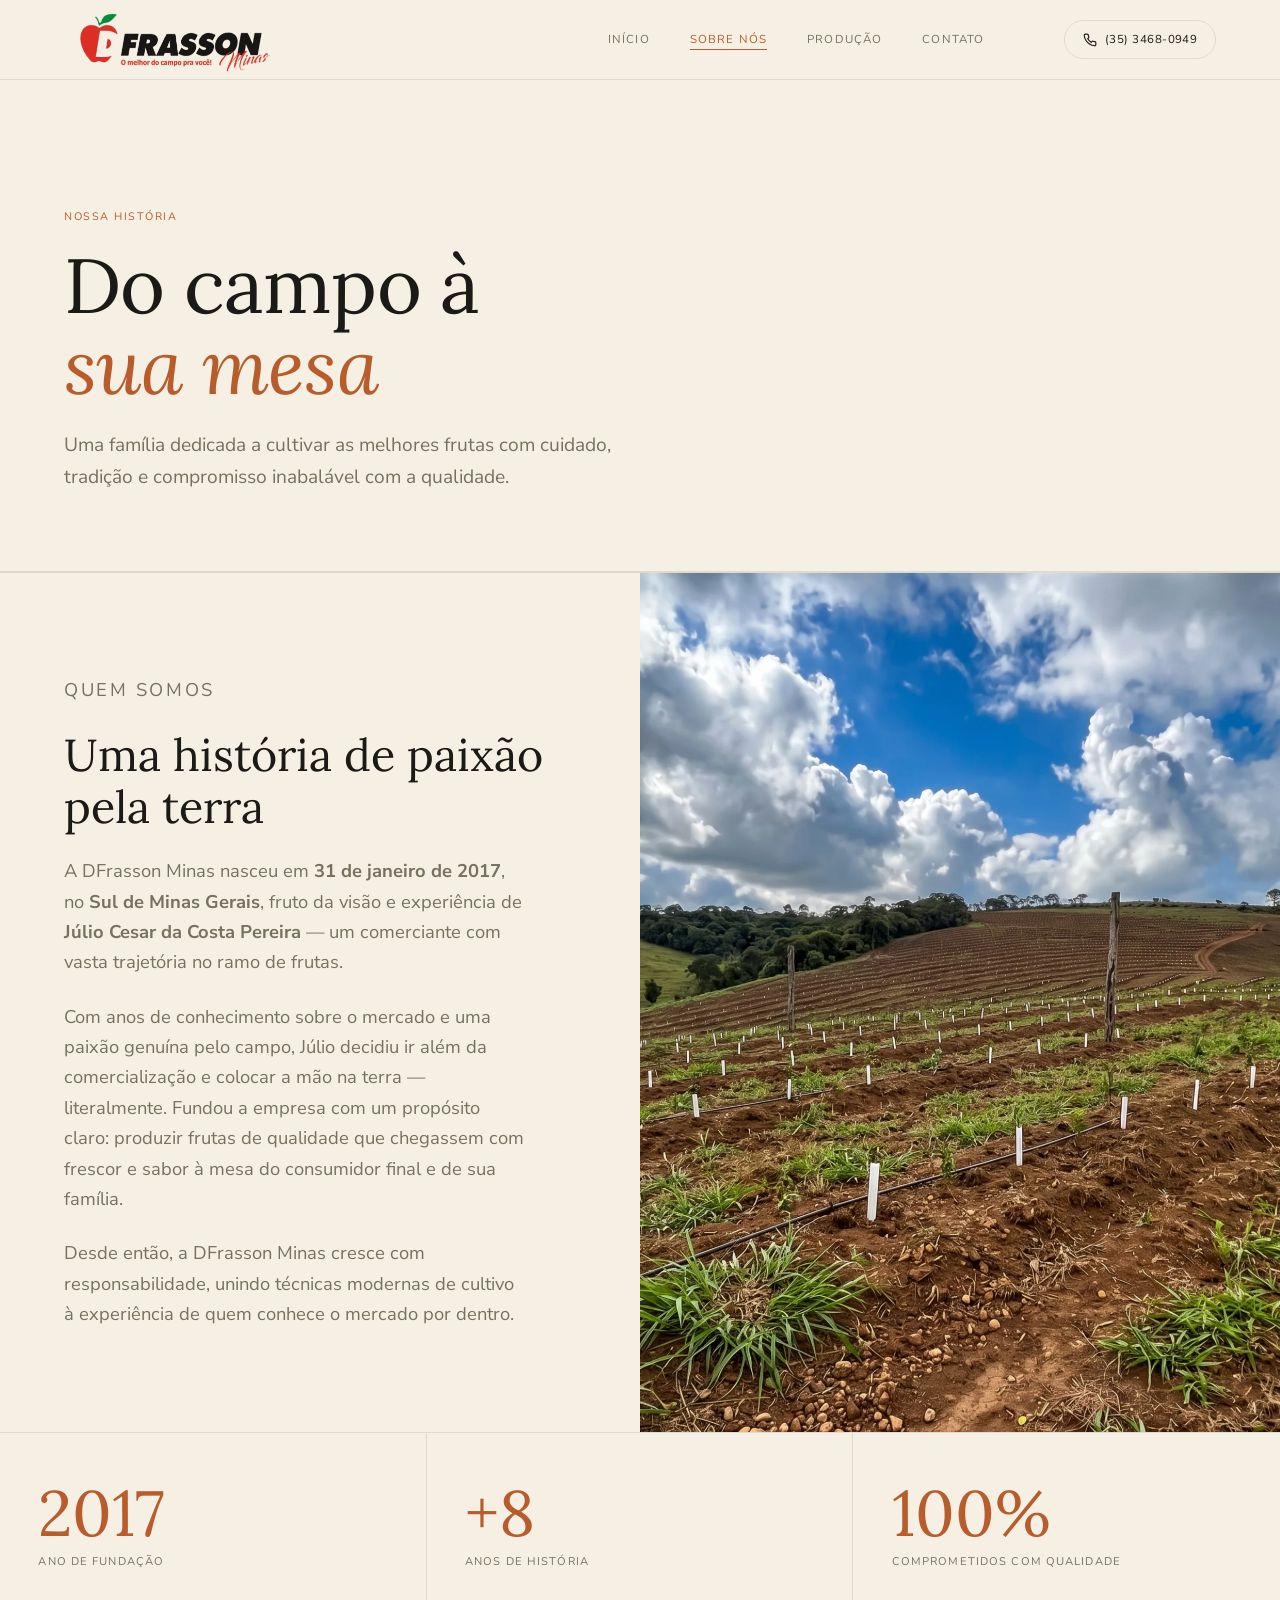
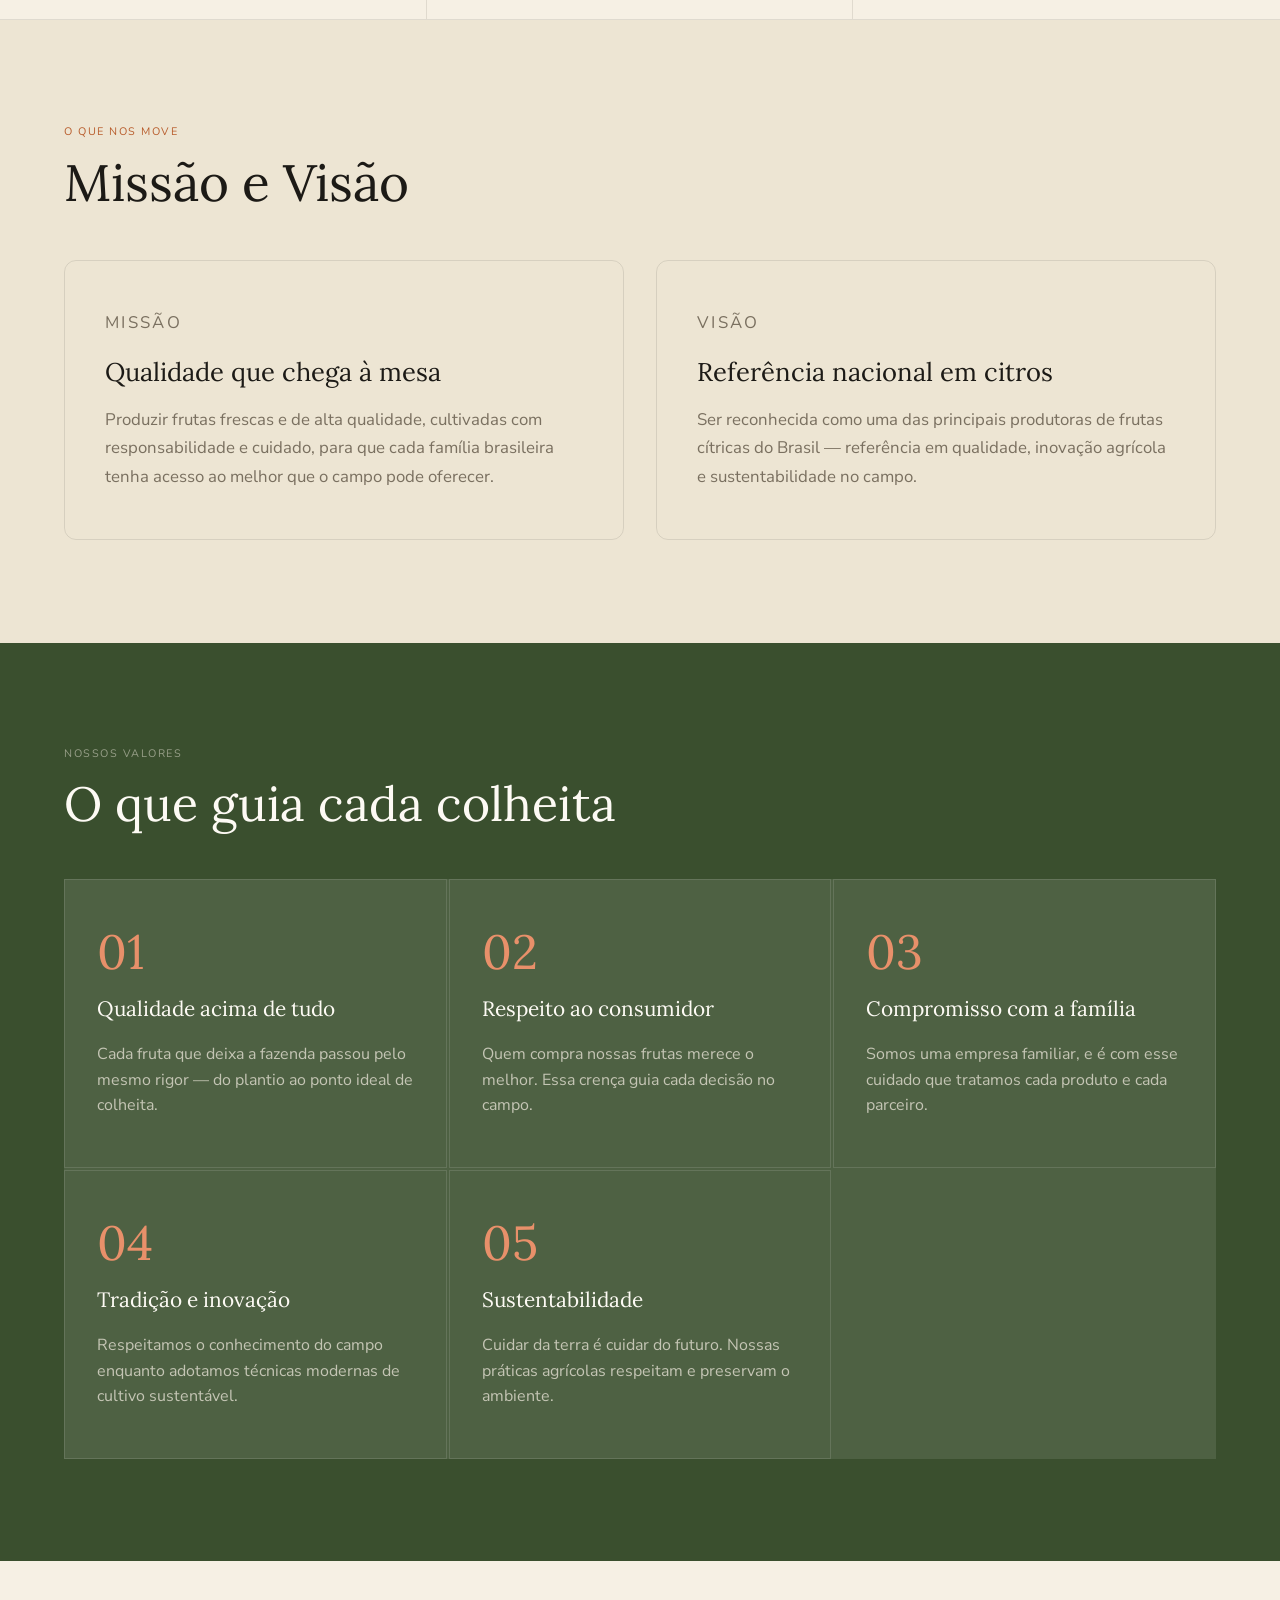
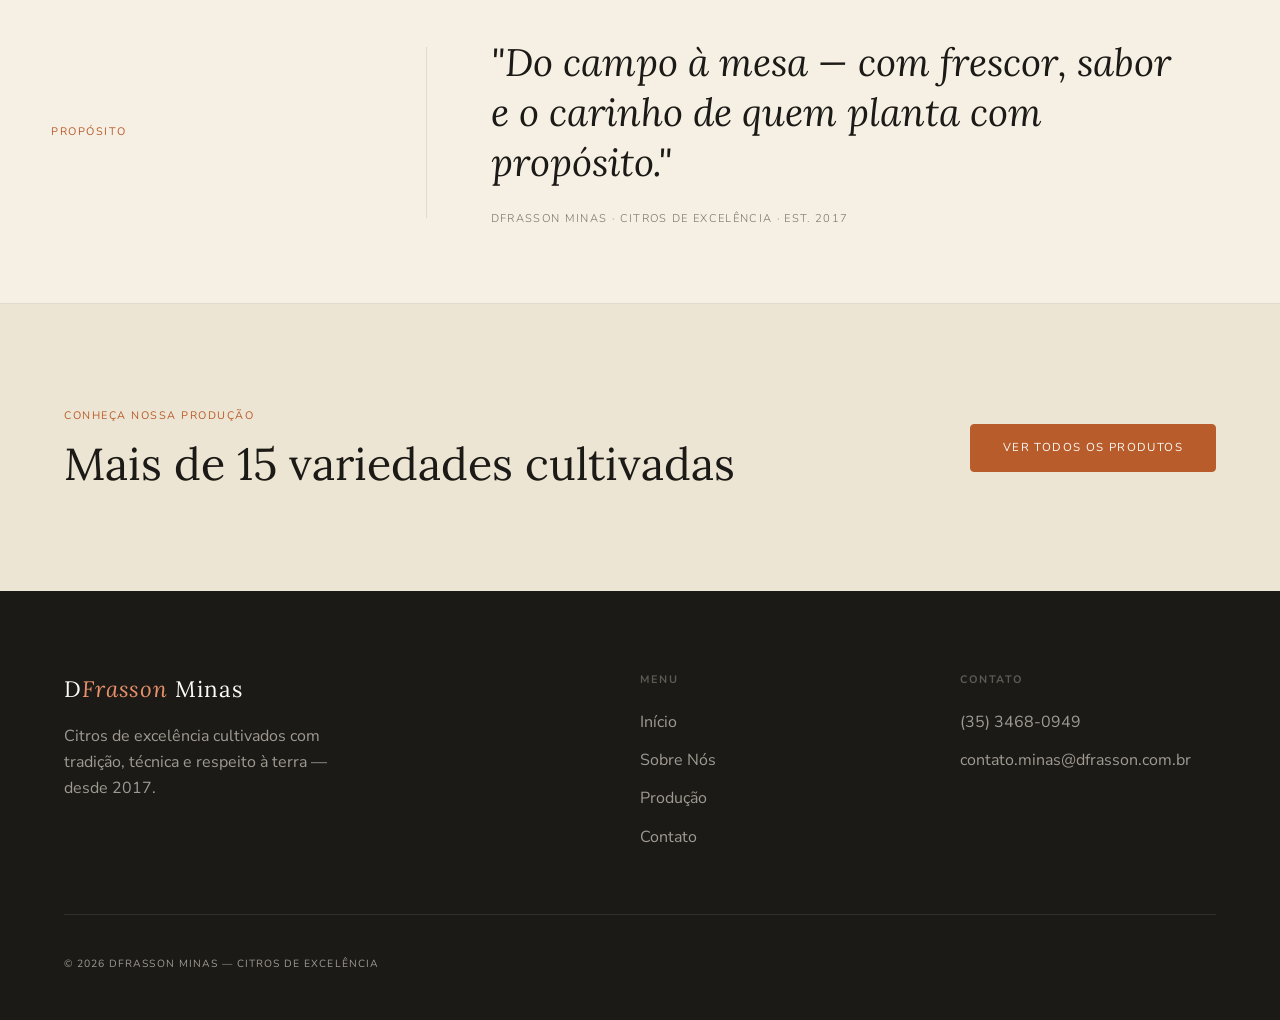
<file: sobre.html>
<!DOCTYPE html>
<html lang="pt-BR">
<head>
  <link rel="icon" href="img/icon.webp" type="image/webp">
  <meta charset="UTF-8">
  <meta name="viewport" content="width=device-width, initial-scale=1.0">
  <title>Sobre Nós — DFrasson Minas</title>
  <meta name="description" content="Conheça a história, missão, visão e valores da DFrasson Minas — família dedicada à produção de citros de excelência desde 2017.">
  <link rel="stylesheet" href="style.css">
</head>
<body>

  <!-- NAV -->
  <nav class="nav" id="nav">
    <a href="index.html" class="nav__logo-img"><img src="img/logo.webp" alt="DFrasson Minas"></a>
    <ul class="nav__links">
      <li><a href="index.html">Início</a></li>
      <li><a href="sobre.html" class="active">Sobre Nós</a></li>
      <li><a href="producao.html">Produção</a></li>
      <li><a href="index.html#contato">Contato</a></li>
    </ul>
    <a href="tel:+553534680949" class="nav__phone">
      <svg width="14" height="14" viewBox="0 0 24 24" fill="none" stroke="currentColor" stroke-width="2" stroke-linecap="round" stroke-linejoin="round"><path d="M22 16.92v3a2 2 0 0 1-2.18 2 19.79 19.79 0 0 1-8.63-3.07 19.5 19.5 0 0 1-6-6 19.79 19.79 0 0 1-3.07-8.67A2 2 0 0 1 4.11 2h3a2 2 0 0 1 2 1.72 12.84 12.84 0 0 0 .7 2.81 2 2 0 0 1-.45 2.11L8.09 9.91a16 16 0 0 0 6 6l1.27-1.27a2 2 0 0 1 2.11-.45 12.84 12.84 0 0 0 2.81.7A2 2 0 0 1 22 16.92z"/></svg>
      (35) 3468-0949
    </a>
    <button class="nav__burger" id="burger" aria-label="Menu">
      <span></span><span></span><span></span>
    </button>
  </nav>
  <div class="nav__mobile" id="mobile-menu">
    <a href="index.html">Início</a>
    <a href="sobre.html" class="active">Sobre Nós</a>
    <a href="producao.html">Produção</a>
    <a href="index.html#contato">Contato</a>
  </div>

  <!-- PAGE HERO -->
  <header class="page-hero reveal">
    <p class="tag">Nossa história</p>
    <h1 class="display" style="margin-top:.8rem;">
      Do campo à<br><em style="color:var(--c-terra);">sua mesa</em>
    </h1>
    <p style="margin-top:1.5rem;font-size:1.2rem;color:var(--c-muted);max-width:560px;line-height:1.65;">
      Uma família dedicada a cultivar as melhores frutas com cuidado, tradição e compromisso inabalável com a qualidade.
    </p>
  </header>

  <!-- HISTÓRIA -->
  <div class="intro" style="border-top:1px solid var(--c-line);">
    <div class="intro__text reveal-l">
      <p class="tag">Quem somos</p>
      <h2 class="headline" style="font-size:clamp(2rem,3.5vw,3rem);">Uma história de paixão pela terra</h2>
      <p>
        A DFrasson Minas nasceu em <strong>31 de janeiro de 2017</strong>, no <strong>Sul de Minas Gerais</strong>, fruto da visão e experiência de <strong>Júlio Cesar da Costa Pereira</strong> — um comerciante com vasta trajetória no ramo de frutas.
      </p>
      <p style="color:var(--c-muted);">
        Com anos de conhecimento sobre o mercado e uma paixão genuína pelo campo, Júlio decidiu ir além da comercialização e colocar a mão na terra — literalmente. Fundou a empresa com um propósito claro: produzir frutas de qualidade que chegassem com frescor e sabor à mesa do consumidor final e de sua família.
      </p>
      <p style="color:var(--c-muted);">
        Desde então, a DFrasson Minas cresce com responsabilidade, unindo técnicas modernas de cultivo à experiência de quem conhece o mercado por dentro.
      </p>
    </div>
    <div class="intro__img">
      <img src="img/first.webp" alt="Colheita de laranjas">
    </div>
  </div>

  <!-- STAT STRIP -->
  <div class="stats reveal" style="max-width:1360px;margin:0 auto;">
    <div class="stat">
      <span class="stat__n">2017</span>
      <span class="stat__label">Ano de fundação</span>
    </div>
    <div class="stat">
      <span class="stat__n">+8</span>
      <span class="stat__label">Anos de história</span>
    </div>
    <div class="stat">
      <span class="stat__n">100%</span>
      <span class="stat__label">Comprometidos com qualidade</span>
    </div>
  </div>


  <!-- MISSÃO E VISÃO -->
  <div class="section--bone">
    <div class="section" style="padding-top:clamp(4rem,8vw,7rem);padding-bottom:clamp(4rem,8vw,7rem);">
      <div class="reveal" style="margin-bottom:3rem;">
        <p class="tag">O que nos move</p>
        <h2 class="headline" style="font-size:clamp(2rem,4vw,3.2rem);margin-top:.8rem;">Missão e Visão</h2>
      </div>
      <div class="mv-grid reveal">
        <div class="mv-card">
          <div class="mv-card__accent"></div>
          <p class="tag">Missão</p>
          <h3 class="headline">Qualidade que chega à mesa</h3>
          <p>Produzir frutas frescas e de alta qualidade, cultivadas com responsabilidade e cuidado, para que cada família brasileira tenha acesso ao melhor que o campo pode oferecer.</p>
        </div>
        <div class="mv-card">
          <div class="mv-card__accent"></div>
          <p class="tag">Visão</p>
          <h3 class="headline">Referência nacional em citros</h3>
          <p>Ser reconhecida como uma das principais produtoras de frutas cítricas do Brasil — referência em qualidade, inovação agrícola e sustentabilidade no campo.</p>
        </div>
      </div>
    </div>
  </div>

  <!-- VALORES -->
  <div class="section--moss">
    <div style="max-width:1360px;margin:0 auto;padding:clamp(4rem,8vw,7rem) clamp(1.5rem,5vw,5rem);">
      <div class="reveal" style="margin-bottom:3rem;">
        <p class="tag" style="color:rgba(246,240,228,.5);">Nossos valores</p>
        <h2 class="headline" style="font-size:clamp(2rem,4vw,3rem);color:var(--c-white);margin-top:.8rem;">O que guia cada colheita</h2>
      </div>
      <div class="values reveal">
        <div class="value">
          <div class="value__num">01</div>
          <h3 class="value__title">Qualidade acima de tudo</h3>
          <p class="value__text">Cada fruta que deixa a fazenda passou pelo mesmo rigor — do plantio ao ponto ideal de colheita.</p>
        </div>
        <div class="value">
          <div class="value__num">02</div>
          <h3 class="value__title">Respeito ao consumidor</h3>
          <p class="value__text">Quem compra nossas frutas merece o melhor. Essa crença guia cada decisão no campo.</p>
        </div>
        <div class="value">
          <div class="value__num">03</div>
          <h3 class="value__title">Compromisso com a família</h3>
          <p class="value__text">Somos uma empresa familiar, e é com esse cuidado que tratamos cada produto e cada parceiro.</p>
        </div>
        <div class="value">
          <div class="value__num">04</div>
          <h3 class="value__title">Tradição e inovação</h3>
          <p class="value__text">Respeitamos o conhecimento do campo enquanto adotamos técnicas modernas de cultivo sustentável.</p>
        </div>
        <div class="value">
          <div class="value__num">05</div>
          <h3 class="value__title">Sustentabilidade</h3>
          <p class="value__text">Cuidar da terra é cuidar do futuro. Nossas práticas agrícolas respeitam e preservam o ambiente.</p>
        </div>
      </div>
    </div>
  </div>

  <!-- QUOTE -->
  <div class="quote-section reveal" style="max-width:1360px;margin:0 auto;border-bottom:1px solid var(--c-line);">
    <div class="quote-label">
      <p class="tag">Propósito</p>
    </div>
    <div class="quote-body">
      <blockquote>
        "Do campo à mesa — com frescor, sabor e o carinho de quem planta com propósito."
        <cite>DFrasson Minas · Citros de Excelência · Est. 2017</cite>
      </blockquote>
    </div>
  </div>

  <!-- CTA -->
  <div style="background:var(--c-bone);padding:clamp(4rem,8vw,7rem) clamp(1.5rem,5vw,5rem);">
    <div class="reveal" style="max-width:1360px;margin:0 auto;display:flex;justify-content:space-between;align-items:center;flex-wrap:wrap;gap:2rem;">
      <div>
        <p class="tag" style="margin-bottom:.8rem;">Conheça nossa produção</p>
        <h2 class="headline" style="font-size:clamp(1.8rem,3.5vw,2.8rem);">Mais de 15 variedades cultivadas</h2>
      </div>
      <a href="producao.html" class="btn btn--primary">Ver todos os produtos</a>
    </div>
  </div>

  <!-- FOOTER -->
  <footer>
    <div style="max-width:1360px;margin:0 auto;">
      <div class="footer__top">
        <div>
          <div class="footer__brand">D<span>Frasson</span> Minas</div>
          <p class="footer__tagline">Citros de excelência cultivados com tradição, técnica e respeito à terra — desde 2017.</p>
        </div>
        <nav class="footer__col">
          <h4>Menu</h4>
          <ul>
            <li><a href="index.html">Início</a></li>
            <li><a href="sobre.html">Sobre Nós</a></li>
            <li><a href="producao.html">Produção</a></li>
            <li><a href="index.html#contato">Contato</a></li>
          </ul>
        </nav>
        <nav class="footer__col">
          <h4>Contato</h4>
          <ul>
            <li><a href="tel:+553534680949">(35) 3468-0949</a></li>
            <li><a href="mailto:contato.minas@dfrasson.com.br">contato.minas@dfrasson.com.br</a></li>
          </ul>
        </nav>
      </div>
      <div class="footer__bottom">
        <p class="footer__copy">© 2026 DFrasson Minas — Citros de Excelência</p>
      </div>
    </div>
  </footer>

  <script>
    const nav = document.getElementById('nav');
    window.addEventListener('scroll', () => nav.classList.toggle('scrolled', window.scrollY > 60));
    const burger = document.getElementById('burger');
    const mobileMenu = document.getElementById('mobile-menu');
    burger.addEventListener('click', () => {
      burger.classList.toggle('open');
      mobileMenu.classList.toggle('open');
    });
    mobileMenu.querySelectorAll('a').forEach(link => {
      link.addEventListener('click', () => {
        burger.classList.remove('open');
        mobileMenu.classList.remove('open');
      });
    });
    const io = new IntersectionObserver((entries) => {
      entries.forEach((e, i) => {
        if (e.isIntersecting) {
          setTimeout(() => e.target.classList.add('in'), i * 80);
          io.unobserve(e.target);
        }
      });
    }, { threshold: 0.08, rootMargin: '0px 0px -40px 0px' });
    document.querySelectorAll('.reveal, .reveal-l').forEach(el => io.observe(el));
  </script>
</body>
</html>
</file>
<file: style.css>
/* ===== DFRASSON MINAS — CITROS DE EXCELÊNCIA ===== */
/* Aesthetic: Warm Editorial Agrícola               */
/* Palette: Terracota · Marfim · Verde Musgo        */

@import url('https://fonts.googleapis.com/css2?family=Lora:ital,wght@0,600;0,700;1,600;1,700&family=Nunito:wght@300;400;500;600&family=Nunito+Sans:wght@300;400;500&display=swap');

/* ---- Tokens ---- */
:root {
  --c-terra:   #B85C2B;
  --c-terra-d: #8C3E18;
  --c-terra-l: #E8906A;
  --c-cream:   #F6F0E4;
  --c-bone:    #EDE5D3;
  --c-moss:    #3A4F2E;
  --c-moss-l:  #5C7048;
  --c-ink:     #1C1A16;
  --c-muted:   #7A7060;
  --c-line:    rgba(28,26,22,0.1);
  --c-white:   #FDFAF4;
  --ff-display: 'Lora', Georgia, serif;
  --ff-body:   'Nunito Sans', sans-serif;
  --ff-mono:   'Nunito', sans-serif;
  --nav-h:     80px;
  --r-sm:      4px;
  --r-md:      12px;
  --r-lg:      24px;
  --ease:      cubic-bezier(.16,1,.3,1);
}

/* ---- Reset ---- */
*, *::before, *::after { box-sizing: border-box; margin: 0; padding: 0; }
html { scroll-behavior: smooth; scroll-padding-top: var(--nav-h); font-size: 16px; }
body {
  font-family: var(--ff-body);
  background: var(--c-cream);
  color: var(--c-ink);
  line-height: 1.65;
  overflow-x: hidden;
}
img { display: block; max-width: 100%; }
a { color: inherit; text-decoration: none; }

/* ---- Nav ---- */
.nav {
  position: sticky;
  top: 0;
  z-index: 100;
  height: var(--nav-h);
  background: var(--c-cream);
  border-bottom: 1px solid var(--c-line);
  display: flex;
  align-items: center;
  padding: 0 clamp(1.5rem, 5vw, 5rem);
  gap: 3rem;
  transition: box-shadow .3s;
}
.nav.scrolled { box-shadow: 0 2px 24px rgba(28,26,22,.08); }
.nav__logo {
  font-family: var(--ff-display);
  font-size: 1.45rem;
  font-weight: 300;
  letter-spacing: .06em;
  color: var(--c-ink);
  flex-shrink: 0;
}
.nav__logo span { color: var(--c-terra); font-style: italic; }
.nav__logo-img {
  display: flex;
  align-items: center;
  flex-shrink: 0;
  line-height: 0;
}
.nav__logo-img img {
  height: 90px;
  width: auto;
  display: block;
  mix-blend-mode: multiply;
  transition: opacity .2s;
}
.nav__logo-img:hover img { opacity: .75; }
.nav__links {
  display: flex;
  gap: 2.5rem;
  list-style: none;
  margin-left: auto;
  font-family: var(--ff-mono);
  font-size: .72rem;
  letter-spacing: .1em;
  text-transform: uppercase;
}
.nav__links a {
  color: var(--c-muted);
  transition: color .2s;
  position: relative;
}
.nav__links a::after {
  content: '';
  position: absolute;
  bottom: -3px;
  left: 0;
  width: 0;
  height: 1px;
  background: var(--c-terra);
  transition: width .3s var(--ease);
}
.nav__links a:hover { color: var(--c-ink); }
.nav__links a:hover::after,
.nav__links a.active::after { width: 100%; }
.nav__links a.active { color: var(--c-terra); }

.nav__phone {
  display: flex;
  align-items: center;
  gap: .5rem;
  margin-left: 2rem;
  padding: .55rem 1.1rem;
  border: 1px solid var(--c-line);
  border-radius: 999px;
  font-family: var(--ff-mono);
  font-size: .72rem;
  letter-spacing: .04em;
  color: var(--c-ink);
  white-space: nowrap;
  transition: border-color .2s, color .2s;
}
.nav__phone:hover { border-color: var(--c-terra); color: var(--c-terra); }
.nav__phone svg { flex-shrink: 0; }

/* ---- Hamburger ---- */
.nav__burger {
  display: none;
  flex-direction: column;
  gap: 5px;
  cursor: pointer;
  margin-left: auto;
  padding: 4px;
  border: none;
  background: none;
}
.nav__burger span {
  display: block;
  width: 26px;
  height: 1.5px;
  background: var(--c-ink);
  transition: transform .3s var(--ease), opacity .3s;
  transform-origin: center;
}
.nav__burger.open span:nth-child(1) { transform: translateY(6.5px) rotate(45deg); }
.nav__burger.open span:nth-child(2) { opacity: 0; }
.nav__burger.open span:nth-child(3) { transform: translateY(-6.5px) rotate(-45deg); }

.nav__mobile {
  display: none;
  position: fixed;
  inset: var(--nav-h) 0 0 0;
  background: var(--c-cream);
  z-index: 99;
  padding: 3rem clamp(1.5rem,5vw,3rem);
  flex-direction: column;
  gap: 2rem;
  font-family: var(--ff-display);
  font-size: 2rem;
  font-weight: 300;
}
.nav__mobile.open { display: flex; }
.nav__mobile a { color: var(--c-ink); border-bottom: 1px solid var(--c-line); padding-bottom: 1rem; }
.nav__mobile a.active { color: var(--c-terra); }

/* ---- Type utilities ---- */
.tag {
  font-family: var(--ff-mono);
  font-size: .68rem;
  letter-spacing: .14em;
  text-transform: uppercase;
  color: var(--c-terra);
}
.display {
  font-family: var(--ff-display);
  font-weight: 300;
  line-height: 1.05;
  letter-spacing: -.01em;
}
.headline {
  font-family: var(--ff-display);
  font-weight: 300;
  line-height: 1.15;
}

/* ---- Buttons ---- */
.btn {
  display: inline-flex;
  align-items: center;
  gap: .5rem;
  font-family: var(--ff-mono);
  font-size: .72rem;
  letter-spacing: .12em;
  text-transform: uppercase;
  padding: .85rem 2rem;
  border-radius: var(--r-sm);
  cursor: pointer;
  transition: all .25s var(--ease);
  border: 1px solid transparent;
}
.btn--primary {
  background: var(--c-terra);
  color: var(--c-white);
  border-color: var(--c-terra);
}
.btn--primary:hover {
  background: var(--c-terra-d);
  border-color: var(--c-terra-d);
  transform: translateY(-1px);
}
.btn--outline {
  background: transparent;
  color: var(--c-ink);
  border-color: var(--c-ink);
}
.btn--outline:hover {
  background: var(--c-ink);
  color: var(--c-white);
}
.btn--ghost {
  background: transparent;
  color: var(--c-terra);
  border-color: var(--c-terra);
}
.btn--ghost:hover {
  background: var(--c-terra);
  color: var(--c-white);
}

/* ---- Section wrapper ---- */
.section {
  padding: clamp(5rem, 10vw, 9rem) clamp(1.5rem, 5vw, 5rem);
  max-width: 1360px;
  margin-left: auto;
  margin-right: auto;
}
.section--full { max-width: 100%; padding-left: 0; padding-right: 0; }
.section--bone { background: var(--c-bone); }
.section--moss { background: var(--c-moss); color: var(--c-white); }
.section--ink  { background: var(--c-ink);  color: var(--c-white); }

/* ---- Hero ---- */
.hero {
  position: relative;
  min-height: 96vh;
  display: grid;
  place-items: end start;
  overflow: hidden;
}
.hero__img {
  position: absolute;
  inset: 0;
  width: 100%;
  height: 100%;
  object-fit: cover;
  object-position: center 60%;
}
.hero__veil {
  position: absolute;
  inset: 0;
  background: linear-gradient(
    160deg,
    rgba(28,26,22,.55) 0%,
    rgba(28,26,22,.25) 50%,
    rgba(28,26,22,.65) 100%
  );
}
.hero__content {
  position: relative;
  z-index: 2;
  padding: clamp(3rem, 8vw, 7rem) clamp(1.5rem, 6vw, 6rem);
  max-width: 780px;
}
.hero__content .tag { color: rgba(246,240,228,.7); margin-bottom: 1.2rem; }
.hero__title {
  font-family: var(--ff-display);
  font-size: clamp(3.2rem, 7vw, 6.5rem);
  font-weight: 300;
  line-height: 1.02;
  color: var(--c-white);
  margin-bottom: 1.5rem;
  letter-spacing: -.015em;
}
.hero__title em { font-style: italic; color: var(--c-terra-l); }
.hero__sub {
  font-family: var(--ff-body);
  font-size: clamp(1.1rem, 2vw, 1.4rem);
  color: rgb(255, 255, 255);
  max-width: 500px;
  margin-bottom: 2.5rem;
  line-height: 1.6;
}
.hero__cta { display: flex; gap: 1rem; flex-wrap: wrap; }
.hero__scroll {
  position: absolute;
  bottom: 2.5rem;
  right: clamp(1.5rem, 5vw, 5rem);
  z-index: 2;
  display: flex;
  flex-direction: column;
  align-items: center;
  gap: .5rem;
  font-family: var(--ff-mono);
  font-size: .6rem;
  letter-spacing: .15em;
  text-transform: uppercase;
  color: rgba(246,240,228,.5);
  writing-mode: vertical-lr;
}
.hero__scroll::before {
  content: '';
  width: 1px;
  height: 60px;
  background: rgba(246,240,228,.3);
  animation: scrollline 2s ease-in-out infinite;
}
@keyframes scrollline {
  0%,100% { transform: scaleY(0); transform-origin: top; }
  50% { transform: scaleY(1); transform-origin: top; }
}

/* ---- Intro grid ---- */
.intro {
  display: grid;
  grid-template-columns: 1fr 1fr;
  gap: 0;
}
.intro__text {
  padding: clamp(4rem, 8vw, 7rem) clamp(2rem, 5vw, 6rem);
  display: flex;
  flex-direction: column;
  justify-content: center;
  gap: 1.5rem;
}
.intro__text h2 { font-size: clamp(2.2rem, 4vw, 3.8rem); }
.intro__text p { font-size: 1.15rem; color: var(--c-muted); max-width: 460px; }
.intro__img {
  position: relative;
  min-height: 500px;
  overflow: hidden;
}
.intro__img img {
  position: absolute;
  inset: 0;
  width: 100%;
  height: 100%;
  object-fit: cover;
  transition: transform 1.5s var(--ease);
}
.intro__img:hover img { transform: scale(1.04); }

/* ---- Stat strip ---- */
.stats {
  display: grid;
  grid-template-columns: repeat(3, 1fr);
  border-top: 1px solid var(--c-line);
  border-bottom: 1px solid var(--c-line);
}
.stat {
  padding: 3rem clamp(1.5rem, 3vw, 4rem);
  border-right: 1px solid var(--c-line);
  display: flex;
  flex-direction: column;
  gap: .5rem;
}
.stat:last-child { border-right: none; }
.stat__n {
  font-family: var(--ff-display);
  font-size: clamp(3rem, 5vw, 5rem);
  font-weight: 300;
  color: var(--c-terra);
  line-height: 1;
}
.stat__label { font-family: var(--ff-mono); font-size: .7rem; letter-spacing: .1em; text-transform: uppercase; color: var(--c-muted); }

/* ---- Product grid ---- */
.products {
  display: grid;
  grid-template-columns: repeat(auto-fill, minmax(280px, 1fr));
  gap: 1px;
  background: var(--c-line);
  border: 1px solid var(--c-line);
}
.product-card {
  background: var(--c-cream);
  padding: 2.5rem 2rem;
  display: flex;
  flex-direction: column;
  gap: 1rem;
  transition: background .25s;
  cursor: default;
}
.product-card:hover { background: var(--c-bone); }
.product-card__icon {
  font-size: 2rem;
  line-height: 1;
}
.product-card__name {
  font-family: var(--ff-display);
  font-size: 1.5rem;
  font-weight: 300;
}
.product-card__desc { font-size: 1rem; color: var(--c-muted); line-height: 1.6; }
.product-card__tag { margin-top: auto; }

/* ---- Values grid ---- */
.values {
  display: grid;
  grid-template-columns: repeat(3, 1fr);
  gap: 2px;
  background: rgba(255,255,255,.1);
}
.value {
  padding: 3rem 2rem;
  display: flex;
  flex-direction: column;
  gap: 1rem;
  border: 1px solid rgba(255,255,255,.12);
  transition: background .25s;
}
.value:hover { background: rgba(255,255,255,.05); }
.value__num {
  font-family: var(--ff-display);
  font-size: 3rem;
  font-weight: 300;
  color: var(--c-terra-l);
  line-height: 1;
}
.value__title { font-family: var(--ff-display); font-size: 1.3rem; font-weight: 300; }
.value__text { font-size: 1rem; color: rgba(246,240,228,.7); line-height: 1.6; }

/* ---- Quote ---- */
.quote-section {
  display: grid;
  grid-template-columns: 1fr 2fr;
  align-items: center;
  gap: 0;
}
.quote-label {
  padding: clamp(3rem, 6vw, 6rem) clamp(2rem, 4vw, 5rem);
  border-right: 1px solid var(--c-line);
}
.quote-body {
  padding: clamp(3rem, 6vw, 6rem) clamp(2rem, 5vw, 6rem);
}
blockquote {
  font-family: var(--ff-display);
  font-style: italic;
  font-size: clamp(1.6rem, 3vw, 2.4rem);
  font-weight: 300;
  line-height: 1.3;
  color: var(--c-ink);
  max-width: 680px;
}
blockquote cite {
  display: block;
  margin-top: 1.5rem;
  font-family: var(--ff-mono);
  font-style: normal;
  font-size: .7rem;
  letter-spacing: .12em;
  text-transform: uppercase;
  color: var(--c-muted);
}

/* ---- Founder card ---- */
.founder {
  display: grid;
  grid-template-columns: 340px 1fr;
  gap: 0;
  border: 1px solid var(--c-line);
  border-radius: var(--r-md);
  overflow: hidden;
  box-shadow: 0 4px 32px rgba(28,26,22,.06);
}
.founder__visual {
  background: linear-gradient(160deg, var(--c-moss) 0%, #1e2e14 100%);
  display: flex;
  flex-direction: column;
  align-items: center;
  justify-content: center;
  min-height: 360px;
  position: relative;
  overflow: hidden;
  gap: 1rem;
}
.founder__monogram {
  font-family: var(--ff-display);
  font-size: 7rem;
  font-weight: 600;
  color: rgba(255,255,255,.12);
  letter-spacing: -.04em;
  line-height: 1;
}
.founder__visual-label {
  position: absolute;
  bottom: 2rem;
  left: 50%;
  transform: translateX(-50%);
  text-align: center;
  white-space: nowrap;
}
.founder__visual::after {
  content: '';
  position: absolute;
  inset: 0;
  background: radial-gradient(ellipse at 60% 40%, rgba(184,92,43,.25), transparent 65%);
}
.founder__text {
  padding: clamp(2.5rem, 4vw, 4rem);
  display: flex;
  flex-direction: column;
  justify-content: center;
  gap: 1.2rem;
}
.founder__name { font-size: clamp(1.6rem, 2.5vw, 2.2rem); }
.founder__role { font-family: var(--ff-mono); font-size: .7rem; letter-spacing: .12em; text-transform: uppercase; color: var(--c-terra); }
.founder__bio { font-size: 1.1rem; color: var(--c-muted); line-height: 1.7; max-width: 520px; }
.founder__badges {
  display: flex;
  flex-wrap: wrap;
  gap: .6rem;
  margin-top: .5rem;
}
.founder__badge {
  font-family: var(--ff-mono);
  font-size: .68rem;
  letter-spacing: .08em;
  text-transform: uppercase;
  background: var(--c-bone);
  color: var(--c-muted);
  border: 1px solid var(--c-line);
  border-radius: 100px;
  padding: .4rem 1rem;
}

/* ---- Bento mosaic ---- */
.bento {
  display: grid;
  grid-template-columns: repeat(12, 1fr);
  grid-template-rows: auto;
  gap: 2px;
  background: var(--c-line);
}
.bento-cell {
  background: var(--c-cream);
  position: relative;
  overflow: hidden;
}
.bento-cell img {
  width: 100%;
  height: 100%;
  object-fit: cover;
  transition: transform 1.2s var(--ease);
}
.bento-cell:hover img { transform: scale(1.06); }
.bento-cell--a { grid-column: span 7; grid-row: span 2; min-height: 500px; }
.bento-cell--b { grid-column: span 5; min-height: 245px; }
.bento-cell--c { grid-column: span 5; min-height: 245px; background: var(--c-moss); display: flex; flex-direction: column; justify-content: flex-end; padding: 2.5rem 2rem; }
.bento-cell--d { grid-column: span 4; min-height: 300px; }
.bento-cell--e { grid-column: span 4; min-height: 300px; background: var(--c-terra); display: flex; flex-direction: column; justify-content: flex-end; padding: 2.5rem 2rem; }
.bento-cell--f { grid-column: span 4; min-height: 300px; }

/* ---- Mission / Vision cards ---- */
.mv-grid {
  display: grid;
  grid-template-columns: repeat(2, 1fr);
  gap: 2rem;
}
.mv-card {
  padding: 3rem 2.5rem;
  border: 1px solid var(--c-line);
  border-radius: var(--r-md);
  display: flex;
  flex-direction: column;
  gap: 1.2rem;
  position: relative;
  overflow: hidden;
  transition: border-color .25s;
}
.mv-card:hover { border-color: var(--c-terra); }
.mv-card__accent {
  position: absolute;
  top: 0;
  left: 0;
  width: 3px;
  height: 100%;
  background: var(--c-terra);
  transform: scaleY(0);
  transform-origin: bottom;
  transition: transform .4s var(--ease);
}
.mv-card:hover .mv-card__accent { transform: scaleY(1); }
.mv-card h3 { font-size: clamp(1.4rem, 2vw, 1.9rem); }
.mv-card p { font-size: 1.05rem; color: var(--c-muted); line-height: 1.7; }

/* ---- Contato ---- */
.contact-grid {
  display: grid;
  grid-template-columns: repeat(auto-fit, minmax(240px, 1fr));
  gap: 1.5rem;
  margin-top: 2.5rem;
}
.contact-item {
  display: flex;
  align-items: center;
  gap: 1.2rem;
  padding: 2rem;
  border: 1px solid rgba(246,240,228,.18);
  border-radius: var(--r-md);
  transition: border-color .25s;
}
.contact-item:hover { border-color: rgba(246,240,228,.5); }
.contact-item__icon {
  flex-shrink: 0;
  width: 48px;
  height: 48px;
  border-radius: 50%;
  display: flex;
  align-items: center;
  justify-content: center;
  background: rgba(246,240,228,.1);
  color: var(--c-terra-l);
}
.contact-item__label {
  font-family: var(--ff-mono);
  font-size: .65rem;
  letter-spacing: .12em;
  text-transform: uppercase;
  color: rgba(246,240,228,.55);
  margin-bottom: .3rem;
}
.contact-item__value {
  font-family: var(--ff-display);
  font-size: 1.3rem;
  font-weight: 300;
  color: var(--c-white);
}
.contact-item a.contact-item__value:hover { color: var(--c-terra-l); }
@media (max-width: 640px) {
  .contact-grid { grid-template-columns: 1fr; }
}

/* ---- Seasonal strip ---- */
.seasonal-strip {
  display: grid;
  grid-template-columns: repeat(4, 1fr);
  gap: 0;
  border: 1px solid var(--c-line);
  border-radius: var(--r-md);
  overflow: hidden;
}
.season-col {
  padding: 2rem 1.5rem;
  border-right: 1px solid var(--c-line);
}
.season-col:last-child { border-right: none; }
.season-col h4 { font-family: var(--ff-display); font-size: 1.2rem; font-weight: 300; margin-bottom: 1rem; }
.season-col ul { list-style: none; display: flex; flex-direction: column; gap: .5rem; }
.season-col ul li { font-size: .95rem; color: var(--c-muted); padding-left: 1rem; position: relative; }
.season-col ul li::before { content: '–'; position: absolute; left: 0; color: var(--c-terra); }

/* ---- Footer ---- */
footer {
  background: var(--c-ink);
  color: rgba(246,240,228,.6);
  padding: 5rem clamp(1.5rem, 5vw, 5rem) 3rem;
}
.footer__top {
  display: grid;
  grid-template-columns: 2fr 1fr 1fr;
  gap: 4rem;
  padding-bottom: 4rem;
  border-bottom: 1px solid rgba(246,240,228,.1);
  margin-bottom: 2.5rem;
}
.footer__brand {
  font-family: var(--ff-display);
  font-size: 1.4rem;
  font-weight: 300;
  color: var(--c-white);
  margin-bottom: 1rem;
  letter-spacing: .04em;
}
.footer__brand span { color: var(--c-terra-l); font-style: italic; }
.footer__tagline { font-size: 1rem; max-width: 280px; line-height: 1.6; }
.footer__col h4 { font-family: var(--ff-mono); font-size: .68rem; letter-spacing: .14em; text-transform: uppercase; color: rgba(246,240,228,.3); margin-bottom: 1.2rem; }
.footer__col ul { list-style: none; display: flex; flex-direction: column; gap: .75rem; }
.footer__col a { color: rgba(246,240,228,.6); transition: color .2s; }
.footer__col a:hover { color: var(--c-white); }
.footer__bottom { display: flex; justify-content: space-between; align-items: center; }
.footer__copy { font-family: var(--ff-mono); font-size: .65rem; letter-spacing: .1em; text-transform: uppercase; }
.footer__est { font-family: var(--ff-display); font-size: 5rem; font-weight: 300; color: rgba(246,240,228,.04); line-height: 1; }

/* ---- Animations ---- */
.reveal {
  opacity: 0;
  transform: translateY(24px);
  transition: opacity .8s var(--ease), transform .8s var(--ease);
}
.reveal.in { opacity: 1; transform: none; }
.reveal-l {
  opacity: 0;
  transform: translateX(-24px);
  transition: opacity .9s var(--ease), transform .9s var(--ease);
}
.reveal-l.in { opacity: 1; transform: none; }

/* ---- Page hero (interior pages) ---- */
.page-hero {
  padding: clamp(5rem, 10vw, 9rem) clamp(1.5rem, 5vw, 5rem) clamp(3rem, 6vw, 6rem);
  border-bottom: 1px solid var(--c-line);
  max-width: 1360px;
  margin: 0 auto;
}
.page-hero .tag { margin-bottom: 1.2rem; }
.page-hero h1 { font-size: clamp(3rem, 6vw, 5.5rem); max-width: 820px; }

/* ---- Responsive ---- */
@media (max-width: 1024px) {
  .intro { grid-template-columns: 1fr; }
  .intro__img { min-height: 400px; position: relative; }
  .intro__img img { position: static; width: 100%; height: 400px; }
  .quote-section { grid-template-columns: 1fr; }
  .quote-label { border-right: none; border-bottom: 1px solid var(--c-line); }
  .founder { grid-template-columns: 1fr; }
  .founder__visual { min-height: 220px; }
  .footer__top { grid-template-columns: 1fr 1fr; }
  .values { grid-template-columns: 1fr 1fr; }
  .bento-cell--a { grid-column: span 12; min-height: 380px; }
  .bento-cell--b, .bento-cell--c { grid-column: span 6; }
  .bento-cell--d, .bento-cell--e, .bento-cell--f { grid-column: span 4; min-height: 240px; }
  .seasonal-strip { grid-template-columns: repeat(2, 1fr); }
  .season-col { border-bottom: 1px solid var(--c-line); }
  .season-col:nth-child(even) { border-right: none; }
  .season-col:nth-last-child(-n+2) { border-bottom: none; }
}

@media (max-width: 768px) {
  .nav__links { display: none; }
  .nav__phone { display: none; }
  .nav__burger { display: flex; }
  .stats { grid-template-columns: 1fr; }
  .stat { border-right: none; border-bottom: 1px solid var(--c-line); }
  .stat:last-child { border-bottom: none; }
  .mv-grid { grid-template-columns: 1fr; }
  .values { grid-template-columns: 1fr; }
  .bento-cell--b, .bento-cell--c { grid-column: span 12; }
  .bento-cell--d, .bento-cell--e, .bento-cell--f { grid-column: span 12; min-height: 280px; }
  .footer__top { grid-template-columns: 1fr; gap: 2.5rem; }
  .seasonal-strip { grid-template-columns: 1fr; }
  .season-col:nth-child(even) { border-right: none; }
  .season-col { border-bottom: 1px solid var(--c-line); }
  .season-col:last-child { border-bottom: none; }
}
</file>
